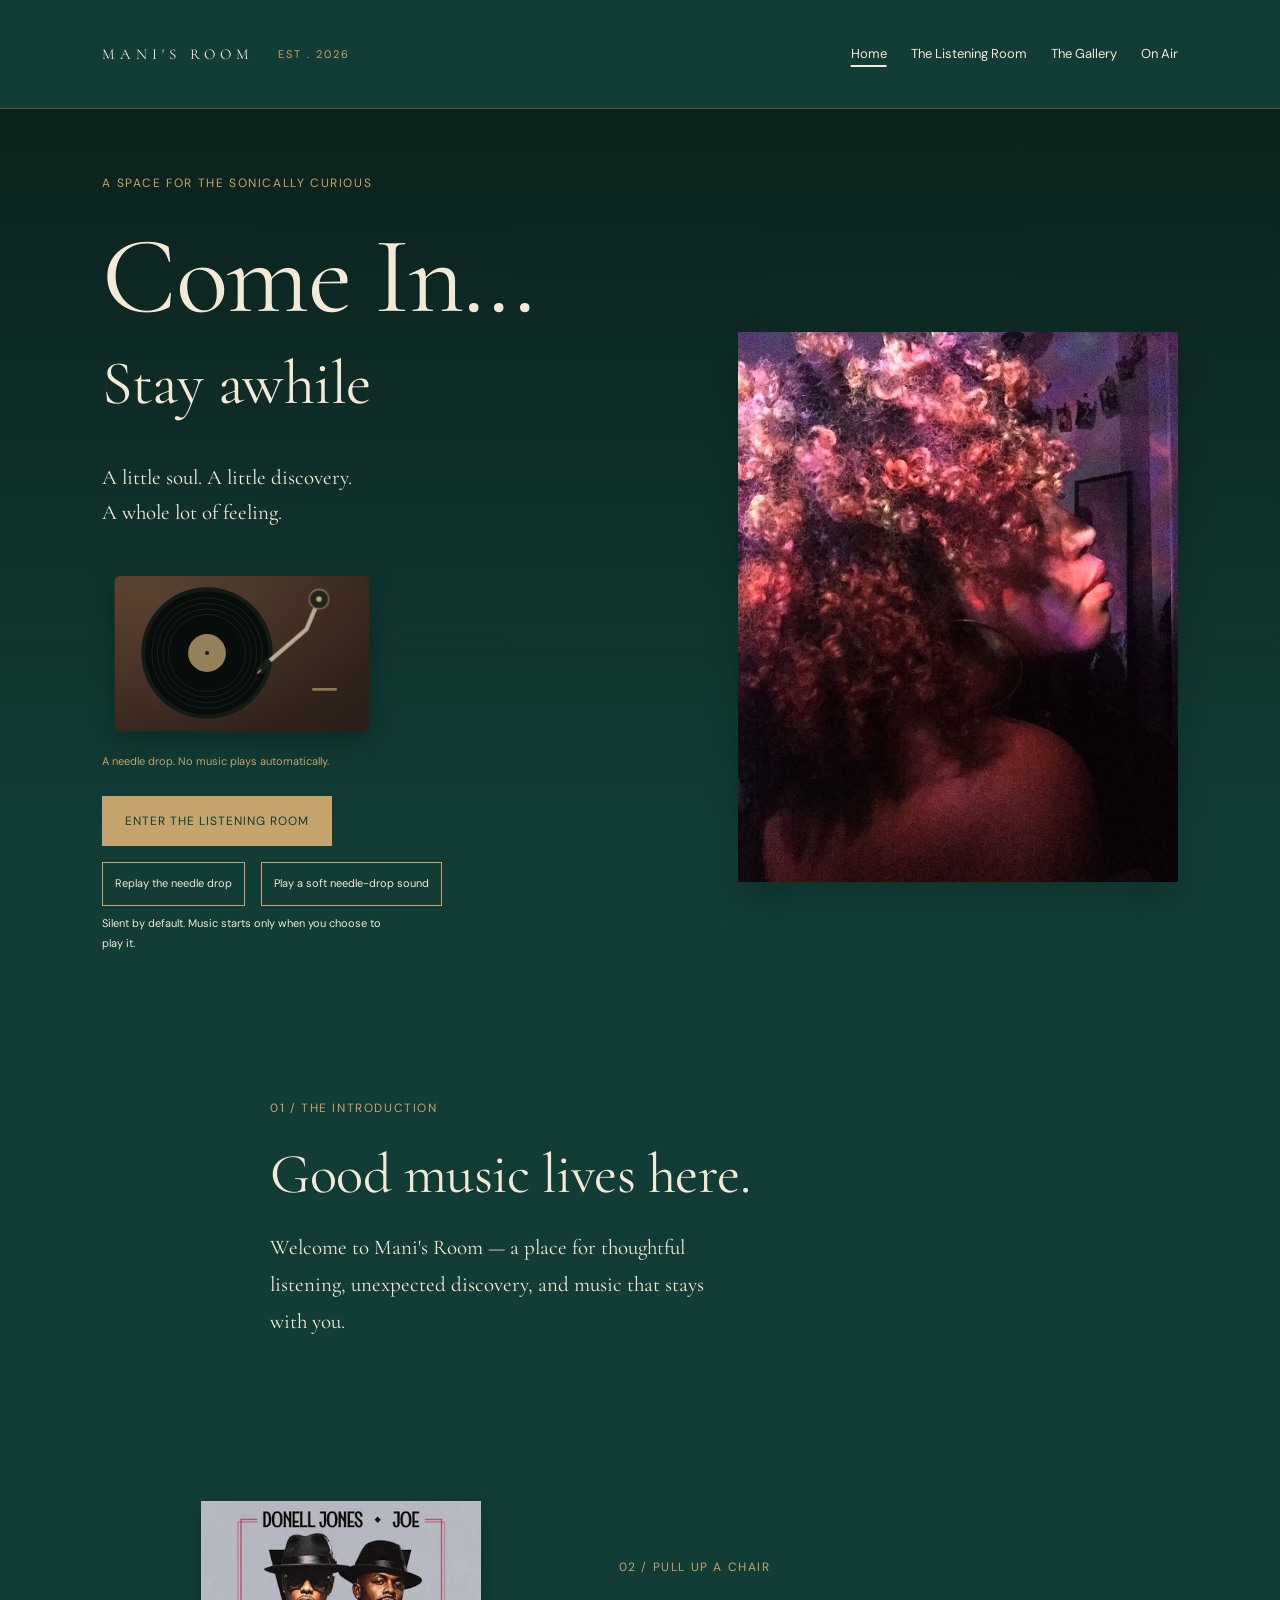
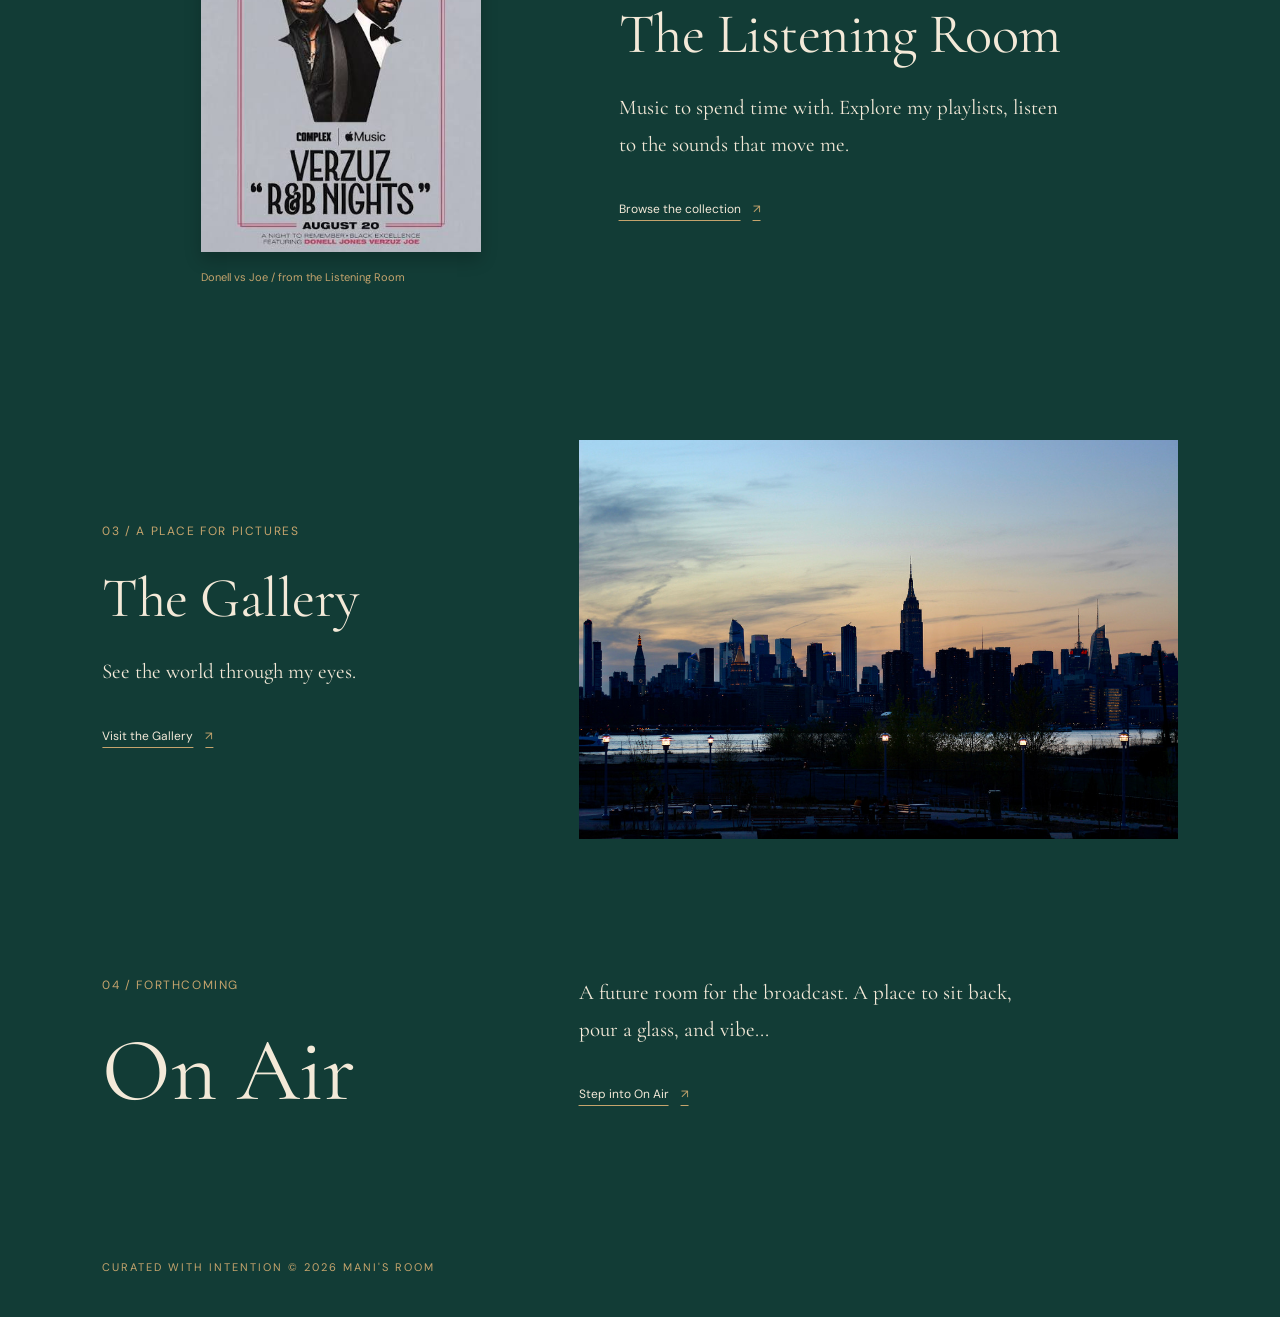
<file: index.html>
<!DOCTYPE html> 
<html lang="en">
<head>
    <meta charset="UTF-8">
    <meta name="viewport" content="width=device-width, initial-scale=1.0">
    <title>Mani's Room | Come In... Stay Awhile.</title>
    <link rel="stylesheet" href="style.css">
    <link rel="stylesheet" href="home.css">
    <script src="home.js" defer></script>
    <link rel="stylesheet" href="entrance.css">
    <script src="entrance.js" defer></script>
</head>
<body class="home-page">
    <a class="skip-link" href="#main-content">Skip to content</a>
    <header class="site-header">
        <div class="site-identity">
            <a class="logo" href="index.html">MANI'S ROOM</a>
            <span class="edition">EST . 2026</span>
        </div>
        <nav class="site-nav" aria-label="Main navigation">
            <ul>
                <li><a href="index.html" aria-current="page">Home</a></li>
                <li><a href="listening.html">The Listening Room</a></li>
                <li><a href="gallery.html">The Gallery</a></li>
                <li><a href="radio.html">On Air</a></li>
            </ul>
        </nav>
    </header>

    <main id="main-content" class="lounge-home" tabindex="-1">
        <section class="lounge-hero home-entrance" aria-labelledby="invitation-heading">
            <div class="lounge-invitation">
                <p class="lounge-label">A SPACE FOR THE SONICALLY CURIOUS</p>
                <h1 id="invitation-heading">Come In...<span>Stay awhile</span></h1>
                <p class="lounge-intro">A little soul. A little discovery.<br>A whole lot of feeling.</p>
                <figure class="entrance-scene" aria-label="A tonearm settling onto a record on a walnut-toned turntable">
                    <svg class="entrance-turntable" viewBox="0 0 400 270" aria-hidden="true" focusable="false">
                        <defs>
                            <linearGradient id="entrance-wood" x2="1" y2="1">
                                <stop stop-color="#493126"/><stop offset="1" stop-color="#291E18"/>
                            </linearGradient>
                            <radialGradient id="entrance-lamplight" cx="0.15" cy="0.1" r="0.95">
                                <stop stop-color="#C5A46D" stop-opacity="0.16"/><stop offset="1" stop-color="#C5A46D" stop-opacity="0"/>
                            </radialGradient>
                        </defs>
                        <rect x="18" y="30" width="364" height="222" rx="8" fill="url(#entrance-wood)"/>
                        <rect x="18" y="30" width="364" height="222" rx="8" fill="url(#entrance-lamplight)"/>
                        <circle cx="150" cy="140" r="94" fill="#141A16"/>
                        <circle cx="150" cy="140" r="88" fill="#080C0A"/>
                        <g fill="none" stroke="#29312A" stroke-width="0.8">
                            <circle cx="150" cy="140" r="79"/><circle cx="150" cy="140" r="71"/>
                            <circle cx="150" cy="140" r="63"/><circle cx="150" cy="140" r="55"/>
                        </g>
                        <circle cx="150" cy="140" r="27" fill="#94815A"/>
                        <circle cx="150" cy="140" r="3" fill="#161C18"/>
                        <rect x="300" y="190" width="36" height="4" rx="2" fill="#8D7751"/>
                        <g class="entrance-tonearm">
                            <path d="M310 63 L292 106 L236 154" fill="none" stroke="#B9AD95" stroke-width="6" stroke-linecap="round"/>
                            <path d="M236 154 L227 164" stroke="#171D19" stroke-width="11" stroke-linecap="round"/>
                            <path d="M227 164 L222 169" stroke="#C5A46D" stroke-width="2"/>
                        </g>
                        <circle cx="310" cy="63" r="14" fill="#1E261F" stroke="#8D7751" stroke-width="2"/>
                        <circle cx="310" cy="63" r="4" fill="#C5A46D"/>
                    </svg>
                    <figcaption>A needle drop. No music plays automatically.</figcaption>
                </figure>
                <a class="lounge-cta" href="listening.html">ENTER THE LISTENING ROOM</a>
                <div class="entrance-controls">
                    <button type="button" class="entrance-replay" hidden>Replay the needle drop</button>
                    <button type="button" class="entrance-sound" hidden>Play a soft needle-drop sound</button>
                </div>
                <p class="entrance-status" role="status" aria-live="polite">Silent by default. Music starts only when you choose to play it.</p>
            </div>
            <figure class="lounge-portrait">
                <img src="images/manihair2018.jpeg"
                     alt="Mani photographed in profile under pink and purple lighting"
                     width="793" height="991" fetchpriority="high">
            </figure>
        </section>

        <section class="lounge-welcome" data-home-reveal aria-labelledby="welcome-heading">
            <p class="lounge-label">01 / THE INTRODUCTION</p>
            <h2 id="welcome-heading">Good music lives here.</h2>
            <p>Welcome to Mani's Room — a place for thoughtful listening, unexpected discovery, and music that stays with you.</p>
        </section>

        <section class="lounge-listening" data-home-reveal aria-labelledby="listening-heading">
            <figure class="lounge-sleeve">
                <a href="listening.html" aria-label="Explore the Listening Room">
                    <img src="images/donell-vs-joe.jpg" alt="Donell Jones and Joe playlist artwork"
                         width="399" height="501" loading="lazy" decoding="async">
                </a>
                <figcaption>Donell vs Joe / from the Listening Room</figcaption>
            </figure>
            <div class="lounge-room-copy">
                <p class="lounge-label">02 / PULL UP A CHAIR</p>
                <h2 id="listening-heading">The Listening Room</h2>
                <p>Music to spend time with. Explore my playlists, listen to the sounds that move me. </p>
                <a class="lounge-link" href="listening.html">Browse the collection <span aria-hidden="true">↗</span></a>
            </div>
        </section>

        <section class="lounge-gallery" data-home-reveal aria-labelledby="gallery-heading">
            <div class="lounge-room-copy">
                <p class="lounge-label">03 / A PLACE FOR PICTURES</p>
                <h2 id="gallery-heading">The Gallery</h2>
                <p>See the world through my eyes. </p>
                <a class="lounge-link" href="gallery.html">Visit the Gallery <span aria-hidden="true">↗</span></a>
            </div>
            <figure class="lounge-city">
                <img src="images/nycduskskyline.jpeg"
                     alt="New York skyline across the water at dusk, with lamps glowing in the foreground"
                     width="1086" height="724" loading="lazy" decoding="async">
            </figure>
        </section>

        <section class="lounge-radio" data-home-reveal aria-labelledby="radio-heading">
            <div>
                <p class="lounge-label">04 / FORTHCOMING</p>
                <h2 id="radio-heading">On Air</h2>
            </div>
            <div class="lounge-room-copy">
                <p>A future room for the broadcast. A place to sit back, pour a glass, and vibe...</p>
                <a class="lounge-link" href="radio.html">Step into On Air <span aria-hidden="true">↗</span></a>
            </div>
        </section>
    </main>

<footer>
<p>CURATED WITH INTENTION &copy; 2026 MANI'S ROOM</p>
</footer>
</body>
</html>
</file>
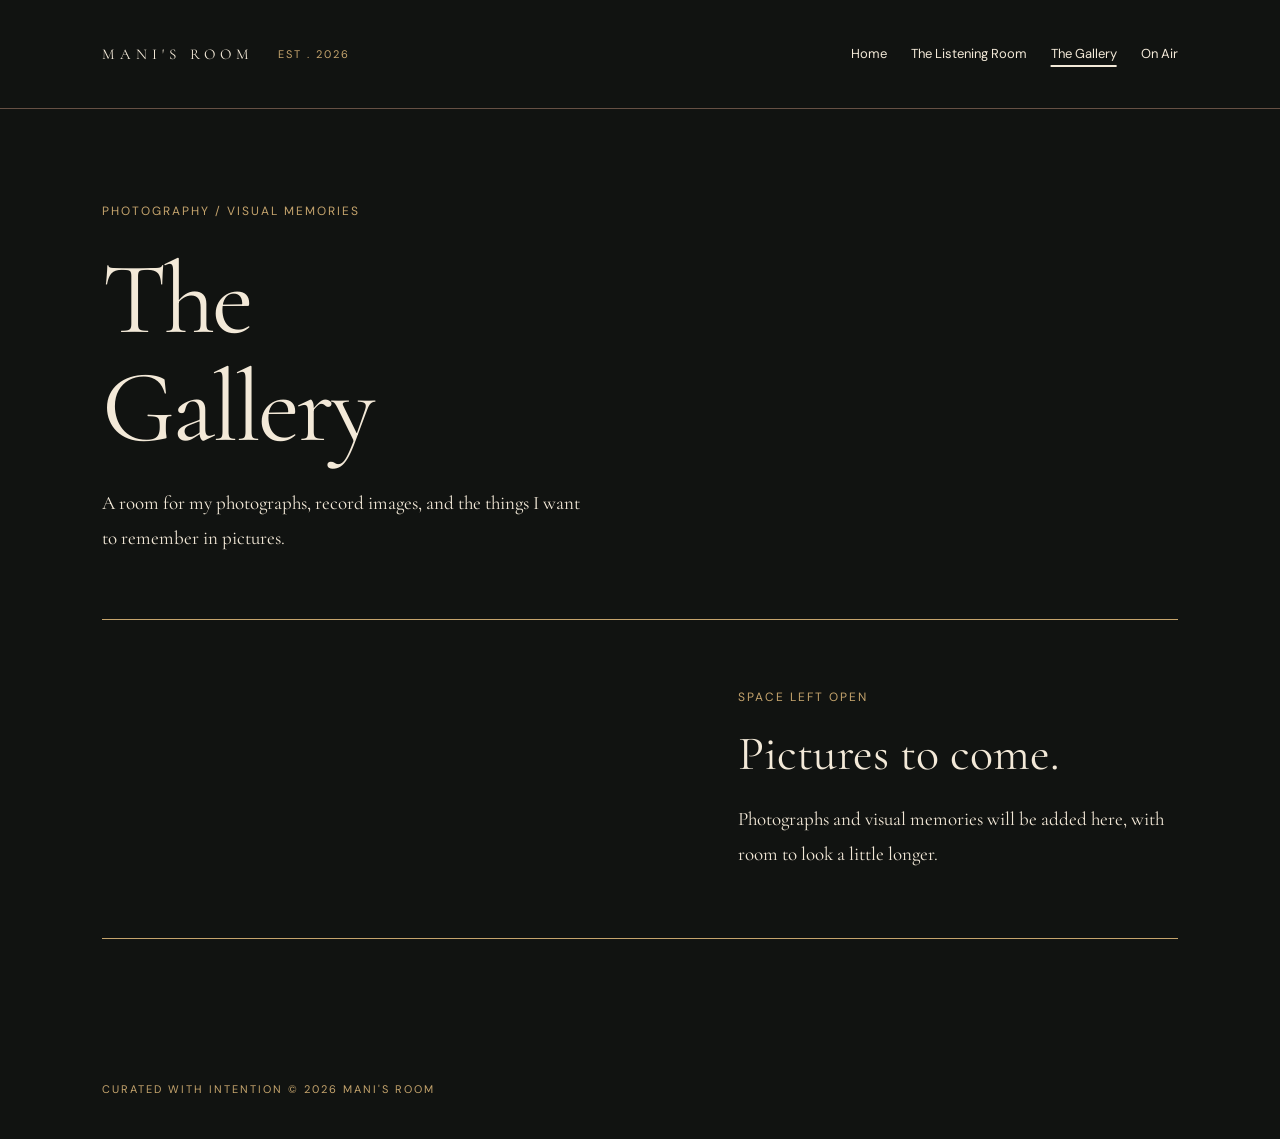
<file: gallery.html>
<!DOCTYPE html>
<html lang="en">
<head>
    <meta charset="UTF-8">
    <meta name="viewport" content="width=device-width, initial-scale=1.0">
    <title>The Gallery | Mani's Room</title>
    <link rel="stylesheet" href="style.css">
</head>
<body class="room-gallery">
    <a class="skip-link" href="#main-content">Skip to content</a>
    <header class="site-header">
        <div class="site-identity">
            <a class="logo" href="index.html">MANI'S ROOM</a>
            <span class="edition">EST . 2026</span>
        </div>
        <nav class="site-nav" aria-label="Main navigation">
            <ul>
                <li><a href="index.html">Home</a></li>
                <li><a href="listening.html">The Listening Room</a></li>
                <li><a href="gallery.html" aria-current="page">The Gallery</a></li>
                <li><a href="radio.html">On Air</a></li>
            </ul>
        </nav>
    </header>

    <main id="main-content" class="room room--gallery" tabindex="-1">
        <div class="room-intro">
            <p class="room-label">PHOTOGRAPHY / VISUAL MEMORIES</p>
            <h1>The<br>Gallery</h1>
            <p class="room-description">A room for my photographs, record images, and the things I want to remember in pictures.</p>
        </div>
        <section class="gallery-space" aria-labelledby="gallery-heading">
            <div class="gallery-note">
                <p class="room-label">SPACE LEFT OPEN</p>
                <h2 id="gallery-heading">Pictures to come.</h2>
                <p>Photographs and visual memories will be added here, with room to look a little longer.</p>
            </div>
        </section>
    </main>

    <footer>
        <p>CURATED WITH INTENTION &copy; 2026 MANI'S ROOM</p>
    </footer>
</body>
</html>
</file>
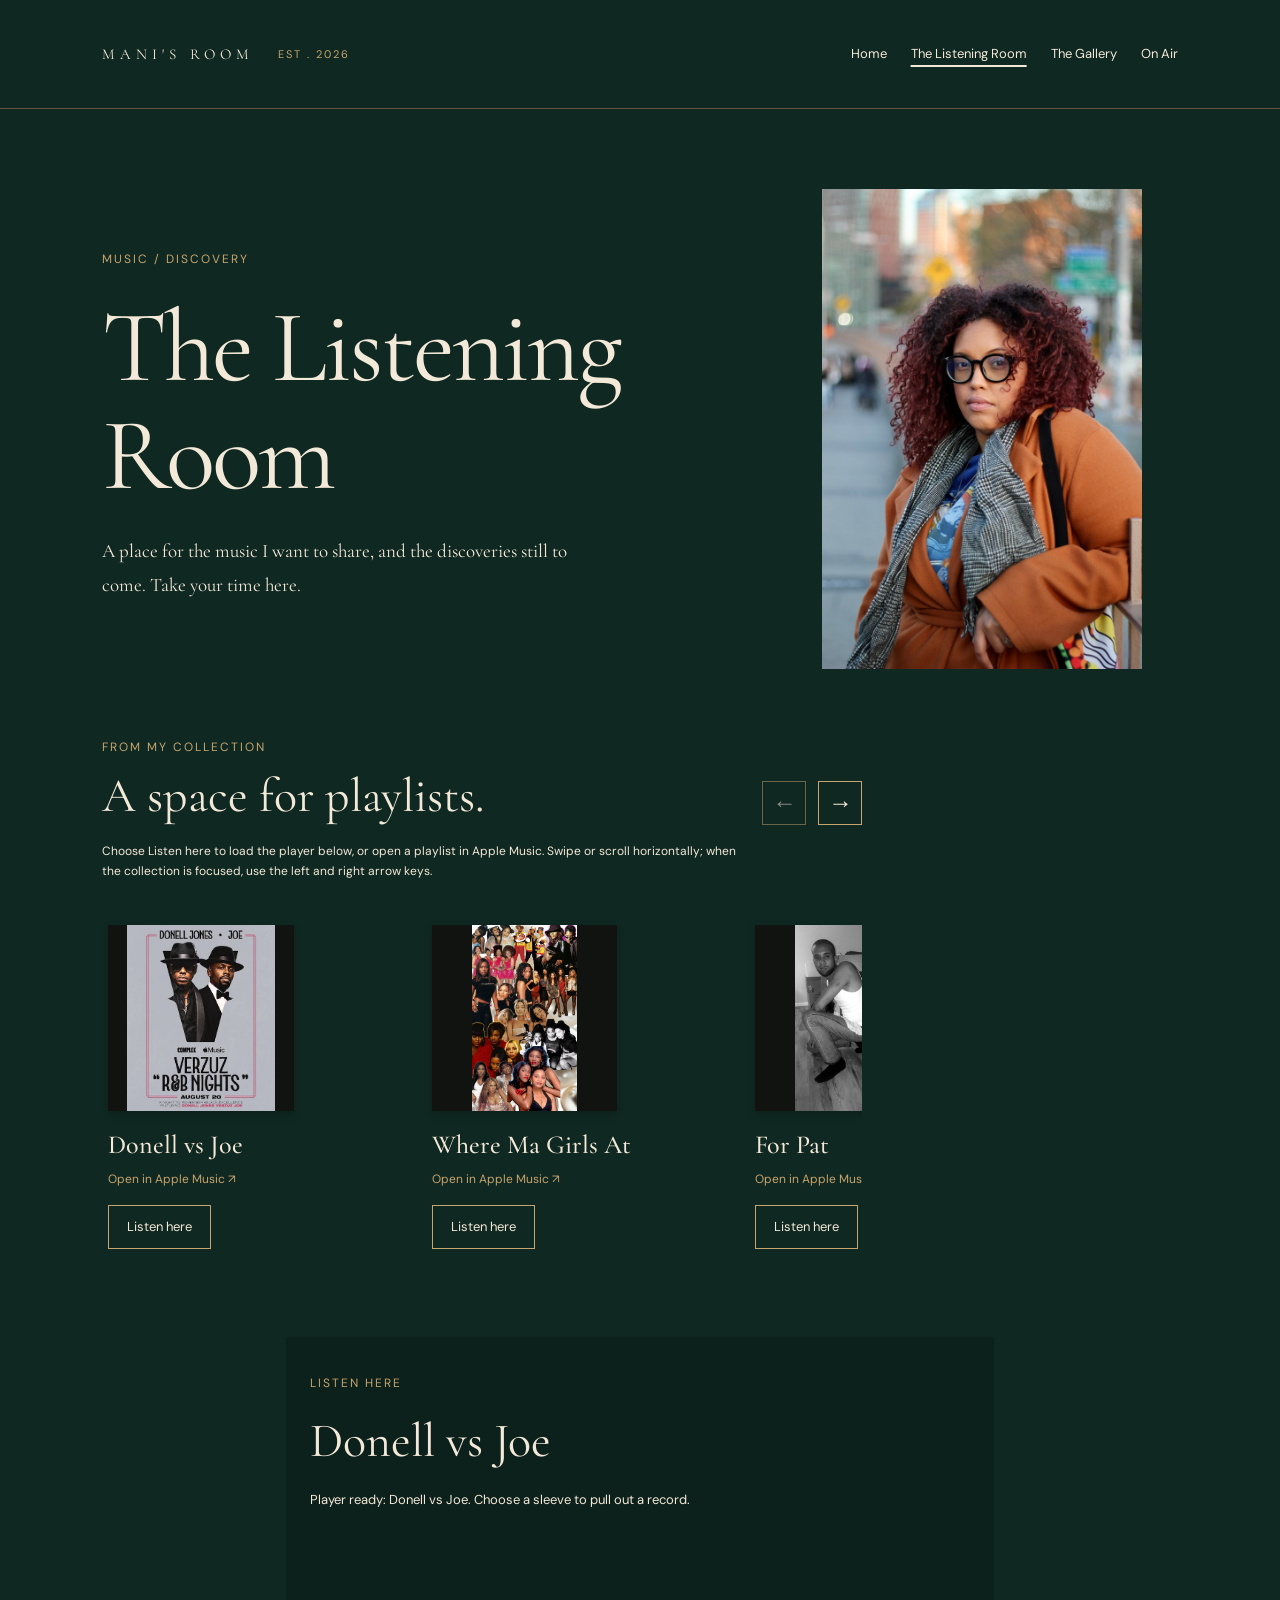
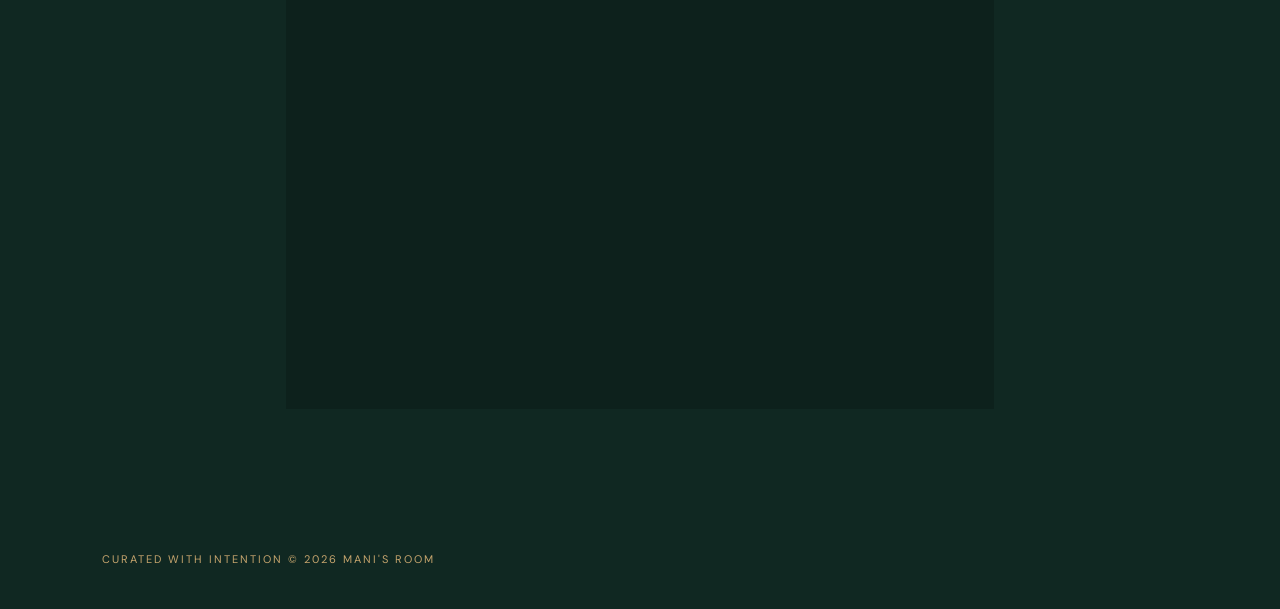
<file: listening.html>
<!DOCTYPE html>
<html lang="en">
<head>
    <meta charset="UTF-8">
    <meta name="viewport" content="width=device-width, initial-scale=1.0">
    <title>The Listening Room | Mani's Room</title>
    <link rel="stylesheet" href="style.css">
    <script src="listening.js" defer></script>
</head>
<body class="room-listening">
    <a class="skip-link" href="#main-content">Skip to content</a>
    <header class="site-header">
        <div class="site-identity">
            <a class="logo" href="index.html">MANI'S ROOM</a>
            <span class="edition">EST . 2026</span>
        </div>
        <nav class="site-nav" aria-label="Main navigation">
            <ul>
                <li><a href="index.html">Home</a></li>
                <li><a href="listening.html" aria-current="page">The Listening Room</a></li>
                <li><a href="gallery.html">The Gallery</a></li>
                <li><a href="radio.html">On Air</a></li>
            </ul>
        </nav>
    </header>

    <main id="main-content" class="room room--listening" tabindex="-1">
        <div class="listening-welcome">
            <div class="room-intro">
                <p class="room-label">MUSIC / DISCOVERY</p>
                <h1>The Listening<br>Room</h1>
                <p class="room-description">A place for the music I want to share, and the discoveries still to come. Take your time here.</p>
            </div>
            <figure class="listening-portrait">
                <img src="images/mani-brooklyn-bridge.jpg"
                     alt="Mani in glasses and a rust-colored coat near the Brooklyn Bridge"
                     width="724" height="1086" decoding="async">
            </figure>
        </div>
        <section class="playlist-collection" aria-labelledby="playlist-heading">
            <div class="collection-heading">
                <div>
                    <p class="room-label">FROM MY COLLECTION</p>
                    <h2 id="playlist-heading">A space for playlists.</h2>
                </div>
                <div class="playlist-controls" hidden>
                    <button type="button" class="playlist-previous" aria-label="Previous playlists" aria-controls="playlist-track"><span aria-hidden="true">←</span></button>
                    <button type="button" class="playlist-next" aria-label="Next playlists" aria-controls="playlist-track"><span aria-hidden="true">→</span></button>
                </div>
            </div>
            <p class="collection-note" id="playlist-help">Choose Listen here to load the player below, or open a playlist in Apple Music. Swipe or scroll horizontally; when the collection is focused, use the left and right arrow keys.</p>
            <div class="playlist-track" id="playlist-track" role="region" aria-label="Curated Apple Music playlists" aria-describedby="playlist-help" tabindex="0">
                <ul class="playlist-list">
                <li class="playlist-card">
                    <a class="playlist-link" href="https://music.apple.com/us/playlist/donell-vs-joe/pl.u-38oWoGetd31Eaz" target="_blank" rel="noopener noreferrer">
                        <span class="sleeve-jacket" aria-hidden="true">
                            <span class="playlist-cover has-artwork">
                                <img src="images/donell-vs-joe.jpg" alt="" width="399" height="501" loading="lazy" decoding="async">
                            </span>
                        </span>
                        <h3>Donell vs Joe</h3>
                        <span class="playlist-destination">Open in Apple Music <span aria-hidden="true">↗</span><span class="visually-hidden"> (opens in a new tab)</span></span>
                    </a>
                    <button type="button" class="playlist-select" data-embed-url="https://embed.music.apple.com/us/playlist/donell-vs-joe/pl.u-38oWoGetd31Eaz" data-playlist-title="Donell vs Joe" aria-controls="featured-player" aria-pressed="false" hidden>Listen here<span class="visually-hidden">: Donell vs Joe</span></button>
                </li>
                <li class="playlist-card">
                    <a class="playlist-link" href="https://music.apple.com/us/playlist/where-ma-girls-at/pl.u-JPAZobVIEXvzKV" target="_blank" rel="noopener noreferrer">
                        <span class="sleeve-jacket" aria-hidden="true">
                            <span class="playlist-cover has-artwork">
                                <img src="images/where-ma-girls-at.jpg.jpg" alt="" width="675" height="1200" loading="lazy" decoding="async">
                            </span>
                        </span>
                        <h3>Where Ma Girls At</h3>
                        <span class="playlist-destination">Open in Apple Music <span aria-hidden="true">↗</span><span class="visually-hidden"> (opens in a new tab)</span></span>
                    </a>
                    <button type="button" class="playlist-select" data-embed-url="https://embed.music.apple.com/us/playlist/where-ma-girls-at/pl.u-JPAZobVIEXvzKV" data-playlist-title="Where Ma Girls At" aria-controls="featured-player" aria-pressed="false" hidden>Listen here<span class="visually-hidden">: Where Ma Girls At</span></button>
                </li>
                <li class="playlist-card">
                    <a class="playlist-link" href="https://music.apple.com/us/playlist/for-pat/pl.u-V9D7okatEq0Ab9" target="_blank" rel="noopener noreferrer">
                        <span class="sleeve-jacket" aria-hidden="true">
                            <span class="playlist-cover has-artwork">
                                <img src="images/for-pat.jpg.jpeg" alt="" width="640" height="1136" loading="lazy" decoding="async">
                            </span>
                        </span>
                        <h3>For Pat</h3>
                        <span class="playlist-destination">Open in Apple Music <span aria-hidden="true">↗</span><span class="visually-hidden"> (opens in a new tab)</span></span>
                    </a>
                    <button type="button" class="playlist-select" data-embed-url="https://embed.music.apple.com/us/playlist/for-pat/pl.u-V9D7okatEq0Ab9" data-playlist-title="For Pat" aria-controls="featured-player" aria-pressed="false" hidden>Listen here<span class="visually-hidden">: For Pat</span></button>
                </li>
                </ul>
            </div>
        </section>
        <section class="featured-playlist" aria-labelledby="featured-heading">
            <p class="room-label">LISTEN HERE</p>
            <h2 id="featured-heading">Donell vs Joe</h2>
            <p class="player-status" role="status" aria-live="polite">Player ready: Donell vs Joe. Choose a sleeve to pull out a record.</p>
            <iframe id="featured-player"
                    src="https://embed.music.apple.com/us/playlist/donell-vs-joe/pl.u-38oWoGetd31Eaz"
                    title="Apple Music playlist: Donell vs Joe"
                    width="660" height="450"
                    allow="autoplay *; encrypted-media *; fullscreen *; clipboard-write"
                    frameborder="0"
                    style="width:100%;max-width:660px;overflow:hidden;border-radius:10px;"
                    sandbox="allow-forms allow-popups allow-same-origin allow-scripts allow-storage-access-by-user-activation allow-top-navigation-by-user-activation"></iframe>
        </section>
    </main>

    <footer>
        <p>CURATED WITH INTENTION &copy; 2026 MANI'S ROOM</p>
    </footer>
</body>
</html>
</file>
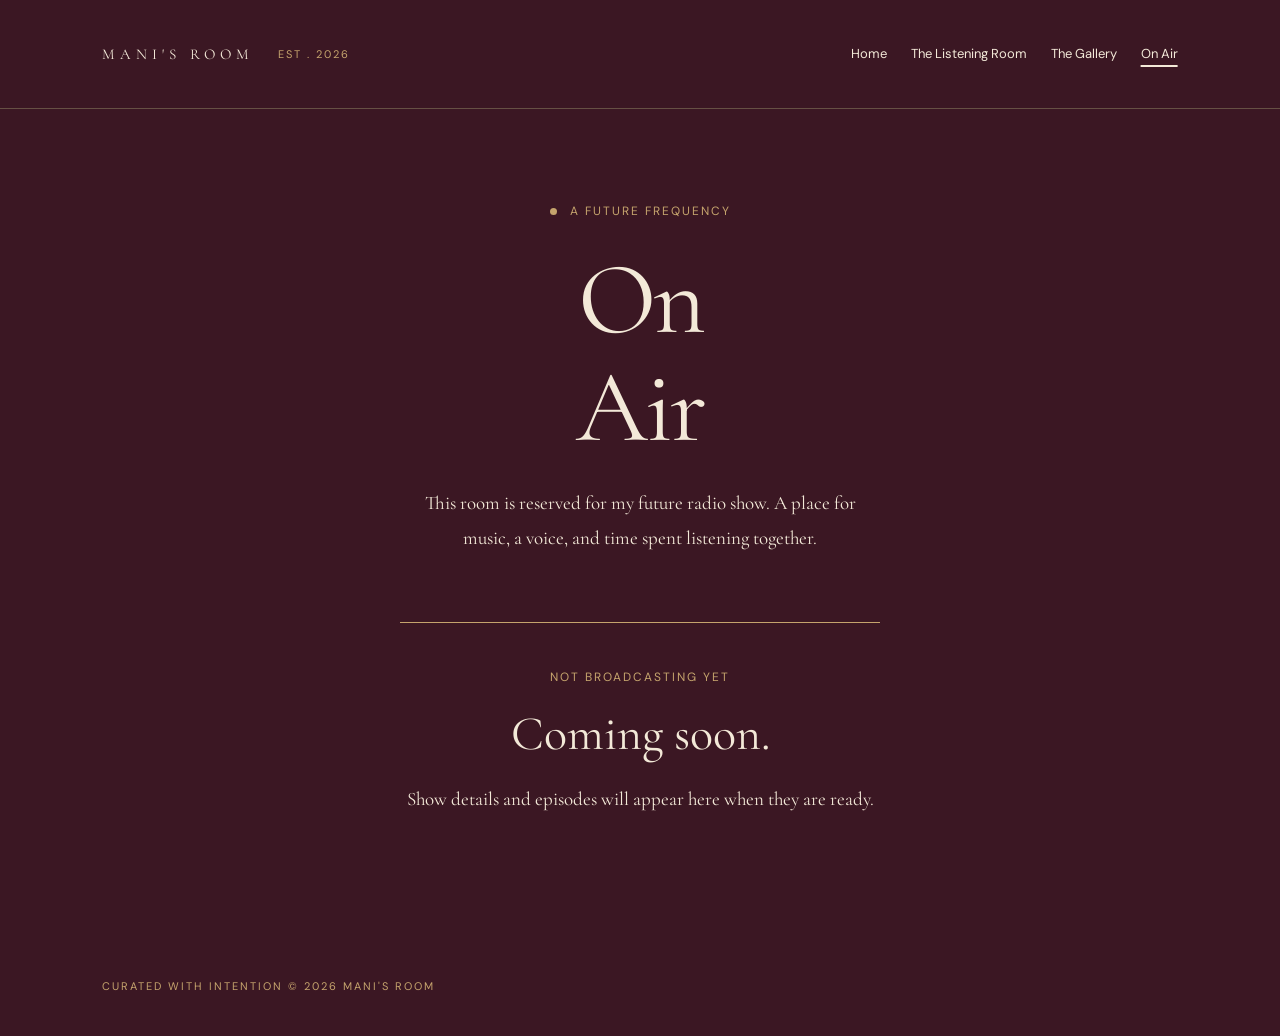
<file: radio.html>
<!DOCTYPE html>
<html lang="en">
<head>
    <meta charset="UTF-8">
    <meta name="viewport" content="width=device-width, initial-scale=1.0">
    <title>On Air | Mani's Room</title>
    <link rel="stylesheet" href="style.css">
</head>
<body class="room-radio">
    <a class="skip-link" href="#main-content">Skip to content</a>
    <header class="site-header">
        <div class="site-identity">
            <a class="logo" href="index.html">MANI'S ROOM</a>
            <span class="edition">EST . 2026</span>
        </div>
        <nav class="site-nav" aria-label="Main navigation">
            <ul>
                <li><a href="index.html">Home</a></li>
                <li><a href="listening.html">The Listening Room</a></li>
                <li><a href="gallery.html">The Gallery</a></li>
                <li><a href="radio.html" aria-current="page">On Air</a></li>
            </ul>
        </nav>
    </header>

    <main id="main-content" class="room room--radio" tabindex="-1">
        <div class="room-intro">
            <p class="room-label"><span class="signal-dot" aria-hidden="true"></span> A FUTURE FREQUENCY</p>
            <h1>On<br>Air</h1>
            <p class="room-description">This room is reserved for my future radio show. A place for music, a voice, and time spent listening together.</p>
        </div>
        <section class="radio-note" aria-labelledby="radio-heading">
            <p class="room-label">NOT BROADCASTING YET</p>
            <h2 id="radio-heading">Coming soon.</h2>
            <p>Show details and episodes will appear here when they are ready.</p>
        </section>
    </main>

    <footer>
        <p>CURATED WITH INTENTION &copy; 2026 MANI'S ROOM</p>
    </footer>
</body>
</html>
</file>
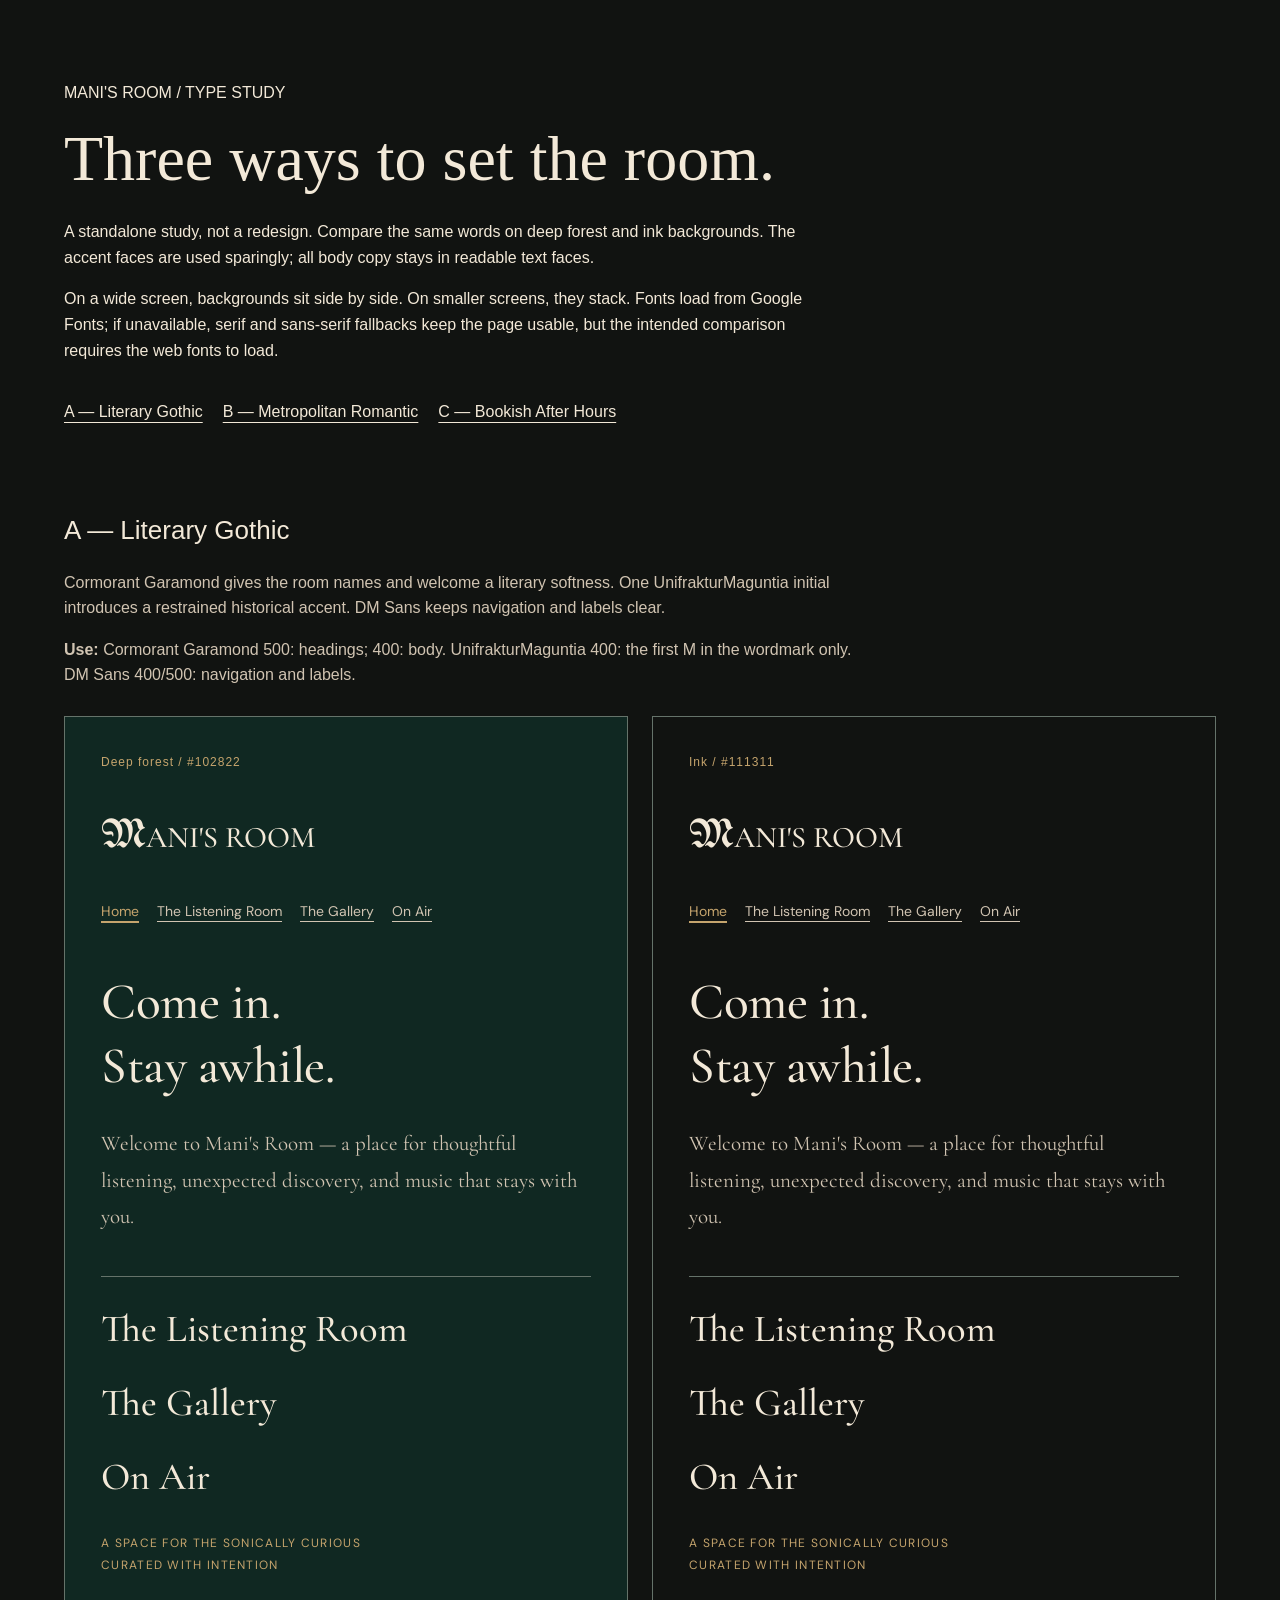
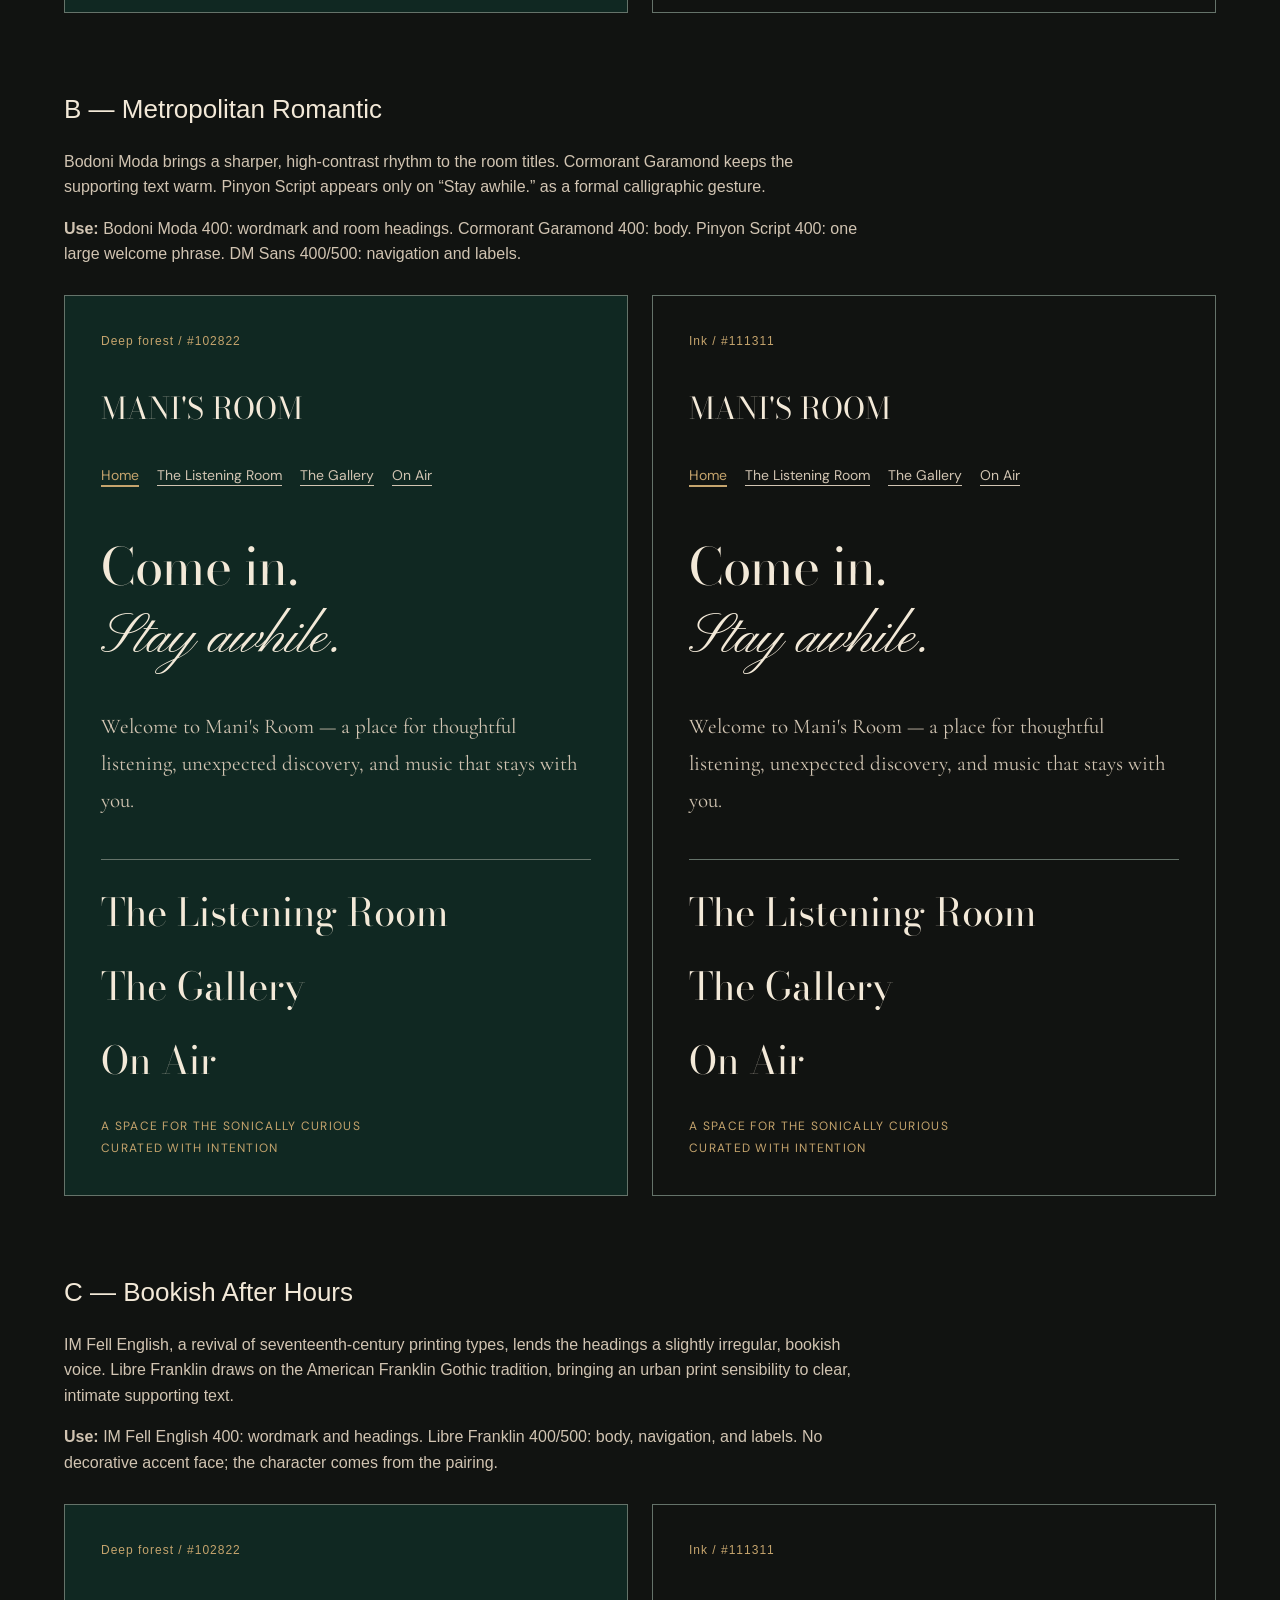
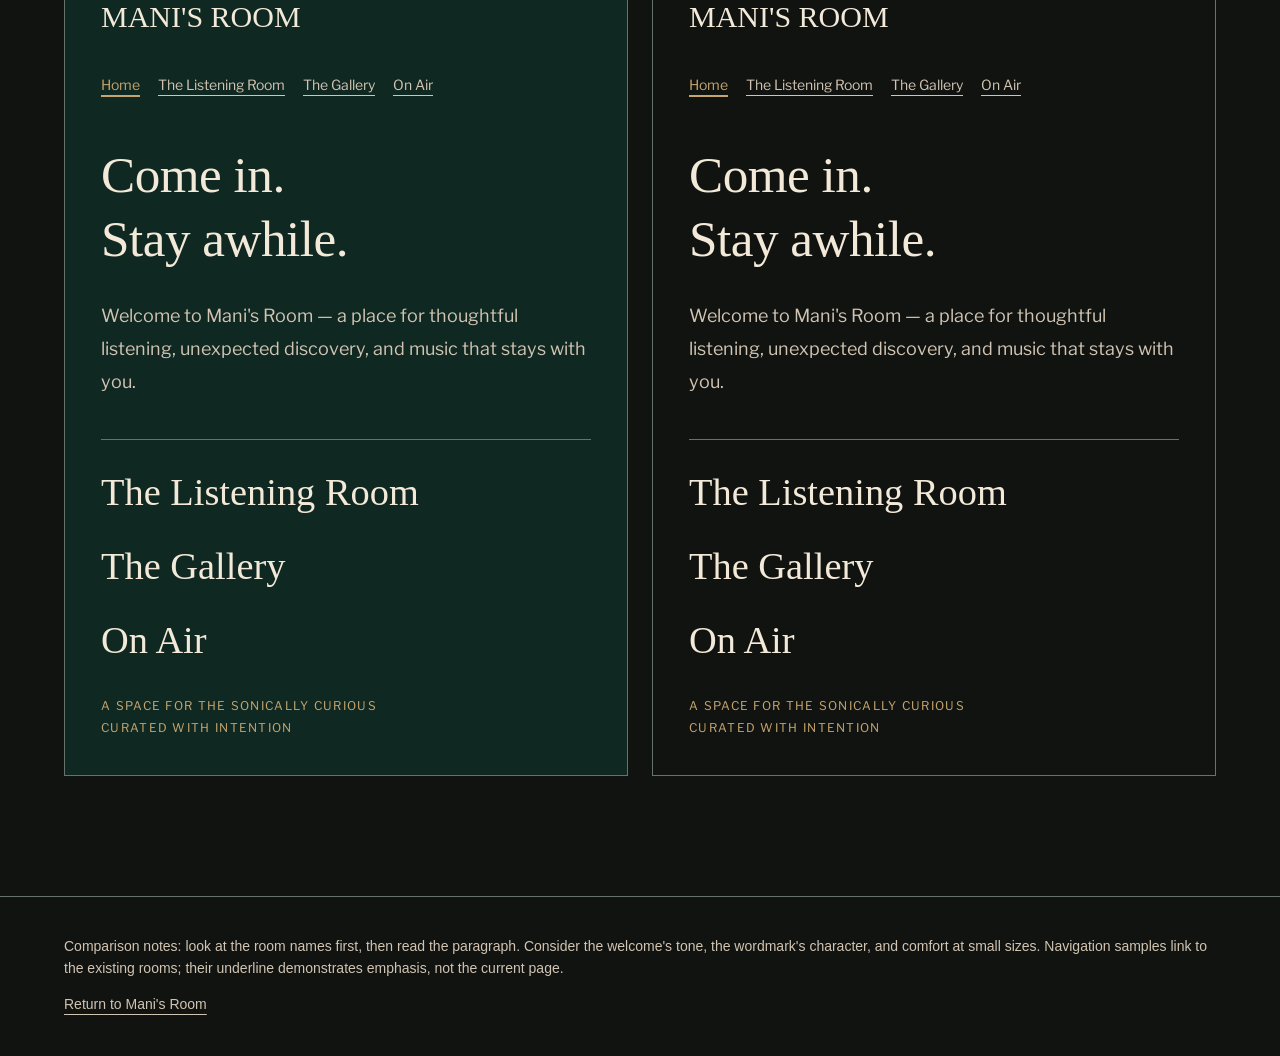
<file: type-study.html>
<!DOCTYPE html>
<html lang="en">
<head>
    <meta charset="UTF-8">
    <meta name="viewport" content="width=device-width, initial-scale=1.0">
    <title>Typography Study | Mani's Room</title>
    <link rel="preconnect" href="https://fonts.googleapis.com">
    <link rel="preconnect" href="https://fonts.gstatic.com" crossorigin>
    <link href="https://fonts.googleapis.com/css2?family=Bodoni+Moda:opsz,wght@6..96,400&amp;family=Cormorant+Garamond:wght@400;500&amp;family=DM+Sans:wght@400;500&amp;family=IM+Fell+English&amp;family=Libre+Franklin:wght@400;500&amp;family=Pinyon+Script&amp;family=UnifrakturMaguntia&amp;display=swap" rel="stylesheet">
    <style>
* { box-sizing: border-box; }
html { background: #111311; color: #F3E9D8; }
body { margin: 0; font-family: Arial, sans-serif; line-height: 1.6; }
a { color: inherit; text-underline-offset: 5px; }
a:focus-visible { outline: 2px solid #F3E9D8; outline-offset: 5px; }
/* :focus remains available in older Safari versions without :focus-visible. */
a:focus { outline: 2px solid #F3E9D8; outline-offset: 5px; }
.skip { position: absolute; top: 8px; left: 8px; padding: 12px; background: #111311; transform: translateY(-180%); z-index: 2; }
.skip:focus { transform: translateY(0); }
.study-header, main, .study-footer { max-width: 1500px; margin: 0 auto; padding: 40px 5%; }
.study-header { padding-top: 64px; padding-bottom: 16px; }
.study-header h1 { font-family: Georgia, serif; font-size: clamp(36px, 5vw, 64px); font-weight: normal; line-height: 1.15; margin: 12px 0 24px; }
.study-header p { max-width: 760px; }
.study-nav { display: flex; flex-wrap: wrap; margin-top: 24px; }
.study-nav a { padding: 12px 20px 12px 0; min-height: 44px; }
.system { margin-bottom: 80px; scroll-margin-top: 24px; }
.system-header { max-width: 800px; margin-bottom: 28px; }
.system-header h2 { font-size: 26px; line-height: 1.3; font-weight: normal; }
.system-header p { color: #D1C4B2; }
.pair { display: grid; grid-template-columns: minmax(0, 1fr) minmax(0, 1fr); gap: 24px; }
.specimen { min-width: 0; padding: 36px; border: 1px solid #65736A; color: #F3E9D8; }
.forest { background: #102822; }
.ink { background: #111311; }
.swatch-label { margin: 0 0 36px; color: #C5A46D; font: 12px/1.6 Arial, sans-serif; letter-spacing: 1px; }
.wordmark { font-family: var(--display); font-size: 30px; line-height: 1.4; margin: 0 0 24px; font-weight: var(--weight); }
.sample-nav { display: flex; flex-wrap: wrap; margin-bottom: 36px; }
.sample-nav a { font-family: var(--utility); font-size: 14px; line-height: 1.5; padding: 12px 18px 12px 0; min-height: 44px; color: #D1C4B2; }
.sample-nav a:first-child { color: #C5A46D; text-decoration-thickness: 2px; }
.welcome { font-family: var(--display); font-weight: var(--weight); font-size: clamp(42px, 4vw, 64px); line-height: 1.25; margin: 0 0 28px; letter-spacing: -0.5px; }
.welcome span { display: block; }
.copy { font-family: var(--body); font-size: 21px; line-height: 1.75; max-width: 52ch; color: #D1C4B2; margin: 0 0 40px; }
.room-titles { border-top: 1px solid #65736A; padding-top: 28px; }
.room-titles p { font-family: var(--display); font-weight: var(--weight); font-size: clamp(30px, 3vw, 44px); line-height: 1.3; margin: 0 0 24px; }
.small-label { font-family: var(--utility); font-size: 12px; line-height: 1.8; letter-spacing: 1.3px; color: #C5A46D; margin: 30px 0 0; }
.system-a { --display: "Cormorant Garamond", Georgia, serif; --body: "Cormorant Garamond", Georgia, serif; --utility: "DM Sans", Arial, sans-serif; --weight: 500; }
.system-a .accent { font-family: "UnifrakturMaguntia", Georgia, serif; font-size: 1.35em; font-weight: 400; }
.system-b { --display: "Bodoni Moda", "Didot", "Bodoni MT", Georgia, serif; --body: "Cormorant Garamond", Georgia, serif; --utility: "DM Sans", Arial, sans-serif; --weight: 400; }
.system-b .accent { font-family: "Pinyon Script", "Bodoni Moda", Georgia, serif; font-size: 1.08em; line-height: 1.5; letter-spacing: 0; }
.system-c { --display: "IM Fell English", Georgia, serif; --body: "Libre Franklin", Arial, sans-serif; --utility: "Libre Franklin", Arial, sans-serif; --weight: 400; }
.system-c .copy { font-size: 18px; line-height: 1.85; }
.study-footer { border-top: 1px solid #65736A; padding-top: 24px; color: #D1C4B2; font-size: 14px; }
@media (max-width: 1000px) { .pair { grid-template-columns: minmax(0, 1fr); } }
@media (max-width: 600px) {
 .study-header, main, .study-footer { padding-left: 6%; padding-right: 6%; }
 .specimen { padding: 28px 20px; }
 .wordmark { font-size: 26px; }
 .welcome { font-size: 42px; }
 .system { margin-bottom: 56px; }
}
    </style>
</head>
<body>
    <a class="skip" href="#study">Skip to specimens</a>
    <header class="study-header">
        <p>MANI'S ROOM / TYPE STUDY</p>
        <h1>Three ways to set the room.</h1>
        <p>A standalone study, not a redesign. Compare the same words on deep forest and ink backgrounds. The accent faces are used sparingly; all body copy stays in readable text faces.</p>
        <p>On a wide screen, backgrounds sit side by side. On smaller screens, they stack. Fonts load from Google Fonts; if unavailable, serif and sans-serif fallbacks keep the page usable, but the intended comparison requires the web fonts to load.</p>
        <nav class="study-nav" aria-label="Typography systems">
            <a href="#system-a">A — Literary Gothic</a>
            <a href="#system-b">B — Metropolitan Romantic</a>
            <a href="#system-c">C — Bookish After Hours</a>
        </nav>
    </header>
    <main id="study" tabindex="-1">
        <section class="system system-a" id="system-a" aria-labelledby="heading-a">
            <header class="system-header">
                <h2 id="heading-a">A — Literary Gothic</h2>
                <p>Cormorant Garamond gives the room names and welcome a literary softness. One UnifrakturMaguntia initial introduces a restrained historical accent. DM Sans keeps navigation and labels clear.</p>
                <p><strong>Use:</strong> Cormorant Garamond 500: headings; 400: body. UnifrakturMaguntia 400: the first M in the wordmark only. DM Sans 400/500: navigation and labels.</p>
            </header>
            <div class="pair">
                <section class="specimen forest" aria-labelledby="a-forest-label">
                    <h3 class="swatch-label" id="a-forest-label">Deep forest / #102822</h3>
                    <p class="wordmark"><span class="accent">M</span>ANI'S ROOM</p>
                    <nav class="sample-nav" aria-label="System A, forest sample navigation">
                        <a href="index.html">Home</a>
                        <a href="listening.html">The Listening Room</a>
                        <a href="gallery.html">The Gallery</a>
                        <a href="radio.html">On Air</a>
                    </nav>
                    <p class="welcome">Come in. <span>Stay awhile.</span></p>
                    <p class="copy">Welcome to Mani's Room — a place for thoughtful listening, unexpected discovery, and music that stays with you.</p>
                    <div class="room-titles">
                        <p>The Listening Room</p>
                        <p>The Gallery</p>
                        <p>On Air</p>
                    </div>
                    <p class="small-label">A SPACE FOR THE SONICALLY CURIOUS<br>CURATED WITH INTENTION</p>
                </section>
                <section class="specimen ink" aria-labelledby="a-ink-label">
                    <h3 class="swatch-label" id="a-ink-label">Ink / #111311</h3>
                    <p class="wordmark"><span class="accent">M</span>ANI'S ROOM</p>
                    <nav class="sample-nav" aria-label="System A, ink sample navigation">
                        <a href="index.html">Home</a>
                        <a href="listening.html">The Listening Room</a>
                        <a href="gallery.html">The Gallery</a>
                        <a href="radio.html">On Air</a>
                    </nav>
                    <p class="welcome">Come in. <span>Stay awhile.</span></p>
                    <p class="copy">Welcome to Mani's Room — a place for thoughtful listening, unexpected discovery, and music that stays with you.</p>
                    <div class="room-titles">
                        <p>The Listening Room</p>
                        <p>The Gallery</p>
                        <p>On Air</p>
                    </div>
                    <p class="small-label">A SPACE FOR THE SONICALLY CURIOUS<br>CURATED WITH INTENTION</p>
                </section>
            </div>
        </section>
        <section class="system system-b" id="system-b" aria-labelledby="heading-b">
            <header class="system-header">
                <h2 id="heading-b">B — Metropolitan Romantic</h2>
                <p>Bodoni Moda brings a sharper, high-contrast rhythm to the room titles. Cormorant Garamond keeps the supporting text warm. Pinyon Script appears only on “Stay awhile.” as a formal calligraphic gesture.</p>
                <p><strong>Use:</strong> Bodoni Moda 400: wordmark and room headings. Cormorant Garamond 400: body. Pinyon Script 400: one large welcome phrase. DM Sans 400/500: navigation and labels.</p>
            </header>
            <div class="pair">
                <section class="specimen forest" aria-labelledby="b-forest-label">
                    <h3 class="swatch-label" id="b-forest-label">Deep forest / #102822</h3>
                    <p class="wordmark">MANI'S ROOM</p>
                    <nav class="sample-nav" aria-label="System B, forest sample navigation">
                        <a href="index.html">Home</a>
                        <a href="listening.html">The Listening Room</a>
                        <a href="gallery.html">The Gallery</a>
                        <a href="radio.html">On Air</a>
                    </nav>
                    <p class="welcome">Come in. <span class="accent">Stay awhile.</span></p>
                    <p class="copy">Welcome to Mani's Room — a place for thoughtful listening, unexpected discovery, and music that stays with you.</p>
                    <div class="room-titles">
                        <p>The Listening Room</p>
                        <p>The Gallery</p>
                        <p>On Air</p>
                    </div>
                    <p class="small-label">A SPACE FOR THE SONICALLY CURIOUS<br>CURATED WITH INTENTION</p>
                </section>
                <section class="specimen ink" aria-labelledby="b-ink-label">
                    <h3 class="swatch-label" id="b-ink-label">Ink / #111311</h3>
                    <p class="wordmark">MANI'S ROOM</p>
                    <nav class="sample-nav" aria-label="System B, ink sample navigation">
                        <a href="index.html">Home</a>
                        <a href="listening.html">The Listening Room</a>
                        <a href="gallery.html">The Gallery</a>
                        <a href="radio.html">On Air</a>
                    </nav>
                    <p class="welcome">Come in. <span class="accent">Stay awhile.</span></p>
                    <p class="copy">Welcome to Mani's Room — a place for thoughtful listening, unexpected discovery, and music that stays with you.</p>
                    <div class="room-titles">
                        <p>The Listening Room</p>
                        <p>The Gallery</p>
                        <p>On Air</p>
                    </div>
                    <p class="small-label">A SPACE FOR THE SONICALLY CURIOUS<br>CURATED WITH INTENTION</p>
                </section>
            </div>
        </section>
        <section class="system system-c" id="system-c" aria-labelledby="heading-c">
            <header class="system-header">
                <h2 id="heading-c">C — Bookish After Hours</h2>
                <p>IM Fell English, a revival of seventeenth-century printing types, lends the headings a slightly irregular, bookish voice. Libre Franklin draws on the American Franklin Gothic tradition, bringing an urban print sensibility to clear, intimate supporting text.</p>
                <p><strong>Use:</strong> IM Fell English 400: wordmark and headings. Libre Franklin 400/500: body, navigation, and labels. No decorative accent face; the character comes from the pairing.</p>
            </header>
            <div class="pair">
                <section class="specimen forest" aria-labelledby="c-forest-label">
                    <h3 class="swatch-label" id="c-forest-label">Deep forest / #102822</h3>
                    <p class="wordmark">MANI'S ROOM</p>
                    <nav class="sample-nav" aria-label="System C, forest sample navigation">
                        <a href="index.html">Home</a>
                        <a href="listening.html">The Listening Room</a>
                        <a href="gallery.html">The Gallery</a>
                        <a href="radio.html">On Air</a>
                    </nav>
                    <p class="welcome">Come in. <span>Stay awhile.</span></p>
                    <p class="copy">Welcome to Mani's Room — a place for thoughtful listening, unexpected discovery, and music that stays with you.</p>
                    <div class="room-titles">
                        <p>The Listening Room</p>
                        <p>The Gallery</p>
                        <p>On Air</p>
                    </div>
                    <p class="small-label">A SPACE FOR THE SONICALLY CURIOUS<br>CURATED WITH INTENTION</p>
                </section>
                <section class="specimen ink" aria-labelledby="c-ink-label">
                    <h3 class="swatch-label" id="c-ink-label">Ink / #111311</h3>
                    <p class="wordmark">MANI'S ROOM</p>
                    <nav class="sample-nav" aria-label="System C, ink sample navigation">
                        <a href="index.html">Home</a>
                        <a href="listening.html">The Listening Room</a>
                        <a href="gallery.html">The Gallery</a>
                        <a href="radio.html">On Air</a>
                    </nav>
                    <p class="welcome">Come in. <span>Stay awhile.</span></p>
                    <p class="copy">Welcome to Mani's Room — a place for thoughtful listening, unexpected discovery, and music that stays with you.</p>
                    <div class="room-titles">
                        <p>The Listening Room</p>
                        <p>The Gallery</p>
                        <p>On Air</p>
                    </div>
                    <p class="small-label">A SPACE FOR THE SONICALLY CURIOUS<br>CURATED WITH INTENTION</p>
                </section>
            </div>
        </section>
    </main>
    <footer class="study-footer">
        <p>Comparison notes: look at the room names first, then read the paragraph. Consider the welcome's tone, the wordmark's character, and comfort at small sizes. Navigation samples link to the existing rooms; their underline demonstrates emphasis, not the current page.</p>
        <a href="index.html">Return to Mani's Room</a>
    </footer>
</body>
</html>
</file>
<file: style.css>
@import url('https://fonts.googleapis.com/css2?family=Cormorant+Garamond:wght@400;500;600&family=DM+Sans:wght@400;500;600&display=swap');


:root {
  --espresso: #123C36;
  --cream: #F3E9D8;
  --brass: #C5A46D;
  --plum: #B85D32;
  --muted: var(--cream);
  --room-background: var(--espresso);
}


* {
  box-sizing: border-box;
}

html {
  scroll-behavior: smooth;
}

body {
  margin: 0;
  background: var(--room-background);
  color: var(--cream);
  font-family: "Cormorant Garamond", Georgia, serif;
}

/* Theme the whole page, including navigation and footer. Home keeps its forest. */
body.room-listening {
  --room-background: #102822;
}

body.room-gallery {
  --room-background: #111311;
}

body.room-radio {
  --room-background: #3B1723;
}

.site-header {
  display: flex;
  justify-content: space-between;
  align-items: center;
  padding: 32px 8%;
  border-bottom: 1px solid #665044;
}

.logo {
  font-size: 15px;
  letter-spacing: 5px;
}

.edition, .eyebrow, .button, footer {
  font-family: "DM Sans", sans-serif;
  letter-spacing: 2px;
  font-size: 11px;
}

.edition, .eyebrow {
  color: var(--brass);
}

.hero {
  min-height: 75vh;
  display: flex;
  flex-direction: column;
  align-items: center;
  justify-content: center;
  padding: 80px 8%;
  text-align: center;
}

h1 {
  font-size: clamp(55px, 9vw, 120px);
  font-weight: normal;
  line-height: 1.05;
  letter-spacing: -3px;
  margin: 25px 0;
}

h1 em {
  color: var(--cream);
  font-weight: normal;
}

.intro {
  font-size: 19px;
  line-height: 1.7;
  color: var(--muted);
  max-width: 440px;
  text-align:center;
}

.button {
  display: inline-block;
  margin-top: 28px;
  padding: 18px 28px;
  background: var(--plum);
  color: white;
  text-decoration: none;
  border-radius: 3px;
  transition: background 0.2s;
}

.button:hover {
  background: #9C6670;
}

.about {
  padding: 100px 8%;
  background: #1C2825;
}

.about > p:first-child {
  color: var(--brass);
  font-family: "DM Sans", sans-serif;
  font-size: 11px;
  letter-spacing: 2px;
}

.about h2 {
  font-size: clamp(36px, 5vw, 65px);
  font-weight: normal;
}


.about > p:last-child {
  max-width: 550px;
  color: var(--muted);
  line-height: 1.8;
  font-size: 18px;
}

.hero-photo {
  width: 100%;
  max-width: 560px;
  margin: 50px auto 0;
}

.hero-photo img {
  display: block;
  width: 100%;
  height: auto;
  border-radius: 2px;
}

footer {
  padding: 32px 8%;
  color: var(--brass);
}

@media (max-width: 600px) {
  .site-header {
    padding: 24px 6%;
  }

  .hero, .about {
    padding-left: 6%;
    padding-right: 6%;
  }

  .logo {
    letter-spacing: 2px;
  }
}


@media (prefers-reduced-motion: reduce) {
  html {
    scroll-behavior: auto;
  }

  .button {
    transition: none;
  }
}

/* Shared navigation: all four rooms stay visible, including on phones. */
.site-header {
  flex-wrap: wrap;
  gap: 24px 40px;
}

.site-identity {
  display: flex;
  align-items: center;
  flex-wrap: wrap;
  gap: 16px 24px;
}

.logo {
  color: var(--cream);
  text-decoration: none;
}

.site-nav ul {
  display: flex;
  flex-wrap: wrap;
  gap: 8px 24px;
  list-style: none;
  padding: 0;
  margin: 0;
}

.site-nav a {
  display: inline-flex;
  align-items: center;
  min-height: 44px;
  font-family: "DM Sans", sans-serif;
  font-size: 13px;
  line-height: 1.5;
  color: var(--muted);
  text-decoration: none;
  text-underline-offset: 7px;
}

.site-nav a:hover,
.site-nav a[aria-current="page"] {
  color: var(--cream);
  text-decoration: underline;
}

.site-nav a[aria-current="page"] {
  text-decoration-thickness: 2px;
}

a:focus-visible {
  outline: 2px solid var(--cream);
  outline-offset: 5px;
}

.skip-link {
  position: absolute;
  top: 12px;
  left: 12px;
  z-index: 1;
  transform: translateY(-200%);
  padding: 14px 20px;
  background: var(--cream);
  color: var(--espresso);
  font-family: "DM Sans", sans-serif;
}

.skip-link:focus {
  transform: translateY(0);
}

/* Shared room typography; each room below has its own composition. */
.room {
  padding: 80px 8% 100px;
  min-height: 75vh;
}

.room-label {
  font-family: "DM Sans", sans-serif;
  font-size: 12px;
  line-height: 1.7;
  letter-spacing: 2px;
  color: var(--brass);
}

.room h1 {
  font-size: clamp(48px, 8vw, 104px);
}

.room h2 {
  font-size: clamp(30px, 4vw, 48px);
  font-weight: normal;
  line-height: 1.15;
  margin: 20px 0;
}

.room-description,
.listening-shelf > p:last-child,
.gallery-note > p:last-child,
.radio-note > p:last-child {
  font-size: 19px;
  line-height: 1.8;
  color: var(--muted);
  max-width: 480px;
}

/* A listening corner, with a quiet shelf for future playlists. */
.room--listening {
  display: grid;
  grid-template-columns: minmax(0, 1.2fr) minmax(0, 1fr);
  align-items: center;
  gap: 64px;
}

.listening-shelf {
  border-top: 1px solid var(--brass);
  padding-top: 32px;
}

/* An open wall; the empty space is intentional until pictures arrive. */
.gallery-space {
  margin-top: 64px;
  min-height: 320px;
  border-top: 1px solid var(--brass);
  border-bottom: 1px solid var(--brass);
  display: flex;
  align-items: flex-end;
  justify-content: flex-end;
  padding: 48px 0;
}

.gallery-note {
  width: 100%;
  max-width: 440px;
}

/* A still, centered waiting room for a future broadcast. */
.room--radio {
  text-align: center;
  display: flex;
  flex-direction: column;
  align-items: center;
  justify-content: center;
}

.room--radio .room-description,
.radio-note > p:last-child {
  margin-left: auto;
  margin-right: auto;
}

.signal-dot {
  display: inline-block;
  width: 7px;
  height: 7px;
  margin-right: 8px;
  border-radius: 50%;
  background: var(--brass);
}

.radio-note {
  margin-top: 48px;
  padding-top: 32px;
  border-top: 1px solid var(--brass);
  width: 100%;
  max-width: 480px;
}

@media (max-width: 900px) {
  .site-nav {
    width: 100%;
  }

  .room--listening {
    grid-template-columns: minmax(0, 1fr);
    gap: 48px;
  }
}

@media (max-width: 600px) {
  .site-nav ul {
    gap: 4px 20px;
  }

  .room {
    padding: 64px 6% 80px;
  }

  .gallery-space {
    margin-top: 48px;
    min-height: 240px;
  }
}
.home-subheading {
  display: block;
  font-family: "Cormorant Garamond", Georgia, serif;
  font-size: clamp(2.25rem, 4.5vw, 3.5rem);
  font-weight: 400;
  font-style: normal;
  letter-spacing: 0;
  line-height: 1.6;
  color: var(--cream);
}
.hero h1 {
  font-style: normal;
  font-weight: 400;
  letter-spacing: -1px;
}


/* Home flows from invitation to portrait to introduction, without a tall hero. */
.home-page .hero {
  min-height: 0;
  padding-top: 48px;
  padding-bottom: 0;
}

.home-page .hero .eyebrow {
  margin: 0;
}

.home-page .intro {
  margin: 0;
}

.home-page .hero-photo {
  max-width: 480px;
  margin-top: 24px;
}

.home-page .about {
  padding-top: 28px;
  padding-bottom: 48px;
  text-align: center;
}

.home-page .about > p:first-child {
  margin: 0;
}

.home-page .about h2 {
  margin: 16px 0;
}

/* The paragraph is no longer the last child: the listening link follows it. */
.home-page .about > p:last-of-type {
  max-width: 550px;
  margin: 0 auto;
  color: var(--muted);
  line-height: 1.8;
  font-size: 18px;
}

.home-page .about .button {
  margin-top: 24px;
  max-width: 100%;
  line-height: 1.6;
  white-space: normal;
}

@media (max-width: 600px) {
  .home-page .hero {
    padding-top: 32px;
  }

  .home-page .hero-photo {
    margin-top: 20px;
  }

  .home-page .about {
    padding-top: 24px;
    padding-bottom: 36px;
  }
}



/* Listening Room collection: three sleeves, no clones or automatic movement. */
.room-listening .room--listening {
  display: block;
}

.room-listening .room-intro {
  max-width: 720px;
  margin-bottom: 56px;
}

.room-listening .playlist-collection {
  min-width: 0;
}

.room-listening .collection-heading {
  display: flex;
  align-items: flex-end;
  justify-content: space-between;
  flex-wrap: wrap;
  gap: 16px;
}

.room-listening .collection-heading h2 {
  margin: 12px 0 16px;
}

.room-listening .collection-note,
.room-listening .artwork-note,
.room-listening .playlist-destination,
.room-listening .sleeve-number,
.room-listening .sleeve-note {
  font-family: "DM Sans", sans-serif;
  font-size: 12px;
  line-height: 1.7;
}

.room-listening .collection-note {
  max-width: 650px;
  margin: 0 0 24px;
}

.room-listening .playlist-track {
  overflow-x: auto;
  scroll-snap-type: x mandatory;
  scroll-behavior: smooth;
  scroll-padding-left: 6px;
  padding: 6px 6px 20px;
  -webkit-overflow-scrolling: touch;
}

.room-listening .playlist-list {
  display: flex;
  list-style: none;
  margin: 0;
  padding: 0;
}

.room-listening .playlist-card {
  flex: 0 0 calc((100% - 48px) / 3);
  min-width: 0;
  scroll-snap-align: start;
}

.room-listening .playlist-card + .playlist-card {
  margin-left: 24px;
}

.room-listening .playlist-link {
  display: block;
  color: var(--cream);
  text-decoration: none;
}

/* A square text sleeve, explicitly a fallback rather than original artwork. */
.room-listening .playlist-cover {
  display: flex;
  flex-direction: column;
  justify-content: space-between;
  width: 100%;
  aspect-ratio: 1 / 1;
  padding: 24px;
  background: #111311;
}

.room-listening .sleeve-number,
.room-listening .sleeve-note {
  color: var(--brass);
  letter-spacing: 1px;
  font-size: 10px;
}

.room-listening .sleeve-title {
  font-size: clamp(30px, 3.5vw, 52px);
  line-height: 1.1;
  max-width: 9ch;
  margin: 20px 0;
}

.room-listening .playlist-card h3 {
  font-size: 26px;
  font-weight: 500;
  line-height: 1.2;
  margin: 18px 0 8px;
}

.room-listening .playlist-link:hover h3 {
  text-decoration: underline;
  text-underline-offset: 5px;
}

.room-listening .playlist-destination,
.room-listening .artwork-note {
  color: var(--brass);
}

.room-listening .artwork-note {
  margin-top: 12px;
}

.room-listening .playlist-controls {
  display: flex;
  margin-bottom: 16px;
}

.room-listening .playlist-controls[hidden] {
  display: none;
}

.room-listening .playlist-controls button {
  width: 44px;
  height: 44px;
  margin-left: 12px;
  border: 1px solid var(--brass);
  border-radius: 0;
  background: transparent;
  color: var(--cream);
  font-size: 24px;
  cursor: pointer;
}

.room-listening .playlist-controls button:hover:not(:disabled) {
  background: var(--cream);
  color: var(--espresso);
}

.room-listening .playlist-controls button:disabled {
  opacity: 0.5;
  cursor: default;
}

.room-listening .playlist-track:focus,
.room-listening .playlist-link:focus,
.room-listening .playlist-controls button:focus {
  outline: 2px solid var(--cream);
  outline-offset: 3px;
}

.room-listening .visually-hidden {
  position: absolute;
  width: 1px;
  height: 1px;
  padding: 0;
  margin: -1px;
  overflow: hidden;
  clip: rect(0, 0, 0, 0);
  white-space: nowrap;
  border: 0;
}

@media (max-width: 1000px) {
  .room-listening .playlist-card {
    flex-basis: 46%;
  }
}

@media (max-width: 600px) {
  .room-listening .room-intro {
    margin-bottom: 40px;
  }

  .room-listening .playlist-card {
    flex-basis: 84%;
  }

  .room-listening .playlist-cover {
    padding: 20px;
  }
}

/* Older Safari can keep the text sleeves square without aspect-ratio. */
@supports not (aspect-ratio: 1 / 1) {
  .room-listening .playlist-cover {
    position: relative;
    height: 0;
    padding: 100% 0 0;
  }
  .room-listening .sleeve-number { position: absolute; top: 20px; left: 20px; }
  .room-listening .sleeve-title { position: absolute; top: 28%; left: 20px; right: 20px; margin: 0; }
  .room-listening .sleeve-note { position: absolute; bottom: 20px; left: 20px; right: 20px; }
}

@media (prefers-reduced-motion: reduce) {
  .room-listening .playlist-track {
    scroll-behavior: auto;
  }
}



/* One featured player, selected with native keyboard-accessible buttons. */
.room-listening .playlist-select {
  display: inline-block;
  min-height: 44px;
  margin-top: 16px;
  padding: 10px 18px;
  border: 1px solid var(--brass);
  background: transparent;
  color: var(--cream);
  font-family: "DM Sans", sans-serif;
  font-size: 13px;
  line-height: 1.6;
  cursor: pointer;
}

.room-listening .playlist-select[hidden] { display: none; }

.room-listening .playlist-select:hover,
.room-listening .playlist-select[aria-pressed="true"] {
  background: var(--cream);
  color: var(--espresso);
}

.room-listening .playlist-select:focus {
  outline: 2px solid var(--cream);
  outline-offset: 3px;
}

.room-listening .featured-playlist {
  width: 100%;
  max-width: 660px;
  margin: 56px auto 0;
}

.room-listening .player-status {
  font-family: "DM Sans", sans-serif;
  font-size: 13px;
  line-height: 1.7;
  margin-bottom: 24px;
}

.room-listening #featured-player {
  display: block;
  width: 100%;
  max-width: 660px;
  height: 450px;
  border: 0;
}



/* A smaller collection window keeps the next sleeve in view on desktop. */
.room-listening .playlist-collection {
  width: 100%;
  max-width: 760px;
}

.room-listening .playlist-card {
  flex-basis: 40%;
}

.room-listening .sleeve-jacket {
  position: relative;
  display: block;
  margin-right: 38%;
  isolation: isolate;
  transform: translateZ(0);
  transition: transform 300ms ease-out;
}

/* Reserve room after the final card for its extended record edge. */
.room-listening .playlist-list::after {
  content: "";
  flex: 0 0 24px;
}

/* The disc slides behind the sleeve; the artwork itself never moves. */
.room-listening .sleeve-jacket::before {
  content: "";
  display: block;
  position: absolute;
  top: 3%;
  left: 3%;
  width: 94%;
  height: 94%;
  border-radius: 50%;
  /* Concentric layers: spindle hole, muted-brass paper label, quiet grooves. */
  background:
    radial-gradient(circle at center,
      #102822 0 2px,
      #8F805C 2.5px 14%,
      #080C0A 14.5% 23%,
      transparent 23.5%),
    repeating-radial-gradient(circle at center,
      #080C0A 0 4px,
      #202720 4.5px 5px,
      #080C0A 5.5px 9px);
  box-shadow: inset 0 0 0 1px #303A32;
  pointer-events: none;
  transform: translateX(0);
  transition: transform 300ms cubic-bezier(0.22, 1, 0.36, 1);
}

.room-listening .playlist-card.is-selected .sleeve-jacket::before {
  transform: translateX(68%);
  transition-duration: 850ms;
}

.room-listening .playlist-cover {
  position: relative;
  padding: 18px;
}

.room-listening .sleeve-title {
  font-size: clamp(28px, 3vw, 40px);
}

/* Original art can replace the text without a crop or a new card layout. */
.room-listening .playlist-cover.has-artwork {
  padding: 0;
}

.room-listening .playlist-cover img {
  display: block;
  width: 100%;
  height: 100%;
  object-fit: contain;
}

@media (max-width: 1000px) {
  .room-listening .playlist-card {
    flex-basis: 44%;
  }
}

@media (max-width: 600px) {
  .room-listening .playlist-card {
    flex-basis: 78%;
  }
}

/* Preserve the existing square-sleeve fallback in older Safari. */
@supports not (aspect-ratio: 1 / 1) {
  .room-listening .playlist-cover {
    padding: 100% 0 0;
  }
  .room-listening .playlist-cover img {
    position: absolute;
    inset: 0;
  }
}



/* Listening Room welcome: original portrait alongside the introduction. */
.room-listening .listening-welcome {
  display: grid;
  grid-template-columns: minmax(0, 1.2fr) minmax(0, 0.8fr);
  align-items: center;
  gap: 48px;
  max-width: 1040px;
  margin-bottom: 56px;
}

.room-listening .listening-welcome .room-intro {
  margin-bottom: 0;
}

.room-listening .listening-portrait {
  width: 100%;
  max-width: 320px;
  margin: 0;
  justify-self: end;
}

.room-listening .listening-portrait img {
  display: block;
  width: 100%;
  height: auto;
}

/* The supplied covers are portrait-oriented: show the complete image. */
.room-listening .playlist-cover.has-artwork {
  display: block;
  overflow: hidden;
}

.room-listening .playlist-cover.has-artwork img {
  position: absolute;
  top: 0;
  left: 0;
  width: 100%;
  height: 100%;
  object-fit: contain;
}

@media (max-width: 800px) {
  .room-listening .listening-welcome {
    grid-template-columns: minmax(0, 1fr);
    gap: 28px;
    margin-bottom: 40px;
  }

  .room-listening .listening-portrait {
    justify-self: center;
  }
}



/* Arrow easing is handled in JS; native touch/trackpad scrolling stays native. */
.room-listening .playlist-track {
  scroll-behavior: auto;
}

/* Frame the unmodified official player in a quiet, deeper forest surface. */
.room-listening .featured-playlist {
  max-width: 708px;
  padding: 24px;
  background: #0D211C;
}

@media (max-width: 600px) {
  .room-listening .featured-playlist {
    padding: 16px;
  }
}

@media (prefers-reduced-motion: reduce) {
  .room-listening .sleeve-jacket::before {
    transition: none;
  }
}


/* Opaque square sleeves hide the full LP at rest; art remains contain-fit. */
.room-listening .playlist-cover.has-artwork {
  background: #111311;
}



/* A stable card footprint reserves space for a full LP reveal. */
.room-listening .playlist-card {
  position: relative;
  perspective: 1000px;
}

.room-listening .playlist-track {
  padding-top: 20px;
  padding-bottom: 32px;
}

/* Padding gives a reliable 1:1 frame even in older Safari. */
.room-listening .playlist-cover.has-artwork {
  position: relative;
  height: 0;
  padding: 100% 0 0;
  aspect-ratio: auto;
  z-index: 1;
  box-shadow: 0 3px 8px rgba(0, 0, 0, 0.2);
  transition: box-shadow 300ms ease-out;
}

.room-listening .sleeve-jacket::before {
  z-index: 0;
}

.room-listening .playlist-card:focus-within .sleeve-jacket {
  transform: translateY(-2px) translateZ(8px) rotateY(-2deg);
}

.room-listening .playlist-card:focus-within .playlist-cover {
  box-shadow: 0 8px 16px rgba(0, 0, 0, 0.35);
}

.room-listening .playlist-card:not(.is-selected):focus-within .sleeve-jacket::before {
  transform: translateX(calc(8% + 14px));
}

/* Avoid sticky emulated hover on touch devices. */
@media (hover: hover) and (pointer: fine) {
  .room-listening .playlist-card:hover .sleeve-jacket {
    transform: translateY(-2px) translateZ(8px) rotateY(-2deg);
  }
  .room-listening .playlist-card:hover .playlist-cover {
    box-shadow: 0 8px 16px rgba(0, 0, 0, 0.35);
  }
  .room-listening .playlist-card:not(.is-selected):hover .sleeve-jacket::before {
    transform: translateX(calc(8% + 14px));
  }
}

.room-listening .playlist-card.is-selected .sleeve-jacket {
  transform: translateY(-3px) translateZ(10px) rotateY(-2deg);
}

.room-listening .playlist-card.is-selected .playlist-cover {
  box-shadow: 0 10px 18px rgba(0, 0, 0, 0.4);
}

/* Remember prior selection so its LP also retracts slowly. */
.room-listening .playlist-card.has-selection .sleeve-jacket::before {
  transition-duration: 850ms;
}

@media (prefers-reduced-motion: reduce) {
  .room-listening .playlist-card .sleeve-jacket,
  .room-listening .playlist-card.is-selected .sleeve-jacket,
  .room-listening .playlist-card:focus-within .sleeve-jacket,
  .room-listening .playlist-card:hover .sleeve-jacket {
    transform: none;
    transition: none;
  }
  .room-listening .playlist-card .sleeve-jacket::before,
  .room-listening .playlist-card .playlist-cover {
    transition: none;
  }
}
</file>
<file: home.css>
/* Home only: shared navigation, room styles and player code stay in style.css. */
.home-page .lounge-home {
  background: var(--espresso);
  overflow-wrap: break-word;
}

.home-page .lounge-hero,
.home-page .lounge-welcome,
.home-page .lounge-listening,
.home-page .lounge-gallery,
.home-page .lounge-radio {
  width: 84%;
  max-width: 1140px;
  margin-left: auto;
  margin-right: auto;
}

.home-page .lounge-label,
.home-page .lounge-link,
.home-page figcaption {
  font-family: "DM Sans", sans-serif;
  font-size: 12px;
  line-height: 1.8;
}

.home-page .lounge-label {
  color: var(--brass);
  letter-spacing: 1.6px;
  margin: 0 0 24px;
}

.home-page .lounge-hero {
  display: grid;
  grid-template-columns: minmax(0, 1.2fr) minmax(0, 1fr);
  align-items: center;
  gap: clamp(32px, 5vw, 80px);
  padding: 64px 0 48px;
}

.home-page .lounge-invitation {
  padding-bottom: 56px;
}

.home-page .lounge-hero h1 {
  font-family: "Cormorant Garamond", Georgia, serif;
  color: var(--cream);
  font-style: normal;
  font-weight: 400;
  font-size: clamp(64px, 8.5vw, 120px);
  line-height: 1.05;
  letter-spacing: -1.5px;
  margin: 0 0 32px;
}

.home-page .lounge-hero h1 span {
  display: block;
  font-size: 0.57em;
  line-height: 1.4;
  letter-spacing: -0.5px;
  margin-top: 8px;
}

.home-page .lounge-intro {
  color: var(--cream);
  font-size: 21px;
  line-height: 1.7;
  margin: 0 0 24px;
}

.home-page .lounge-link {
  display: inline-flex;
  align-items: center;
  min-height: 44px;
  padding: 8px 0;
  color: var(--cream);
  text-decoration: underline;
  text-decoration-color: var(--brass);
  text-underline-offset: 7px;
}

.home-page .lounge-link span {
  margin-left: 12px;
  color: var(--brass);
}

.home-page .lounge-link:hover {
  color: var(--brass);
}

.home-page .lounge-portrait {
  width: 100%;
  max-width: 440px;
  margin: 32px 0 0;
  justify-self: end;
  box-shadow: 0 16px 32px rgba(0, 0, 0, 0.18);
}

.home-page .lounge-home img {
  display: block;
  width: 100%;
  height: auto;
}

.home-page .lounge-home h2 {
  font-family: "Cormorant Garamond", Georgia, serif;
  font-size: clamp(38px, 4.4vw, 64px);
  font-style: normal;
  font-weight: 400;
  line-height: 1.12;
  letter-spacing: -0.5px;
  margin: 0 0 24px;
}

.home-page .lounge-welcome {
  max-width: 740px;
  padding: 40px 0 80px;
}

.home-page .lounge-welcome > p:last-child,
.home-page .lounge-room-copy > p:not(.lounge-label) {
  max-width: 46ch;
  font-size: 21px;
  line-height: 1.75;
  margin: 0 0 24px;
}

.home-page .lounge-listening {
  display: grid;
  grid-template-columns: minmax(0, 0.85fr) minmax(0, 1.15fr);
  align-items: center;
  gap: clamp(32px, 7vw, 100px);
  padding: 56px clamp(24px, 4vw, 56px);
  background: var(--espresso);
  color: var(--cream);
}

.home-page .lounge-sleeve {
  width: 100%;
  max-width: 280px;
  margin: 0 auto;
}

.home-page .lounge-sleeve a {
  display: block;
  box-shadow: 0 8px 16px rgba(0, 0, 0, 0.2);
  transition: transform 220ms ease-out, box-shadow 220ms ease-out;
}

.home-page .lounge-sleeve a:hover,
.home-page .lounge-sleeve a:focus {
  transform: translateY(-3px);
  box-shadow: 0 12px 22px rgba(0, 0, 0, 0.25);
}

.home-page figcaption {
  color: var(--brass);
  font-size: 11px;
  margin-top: 16px;
}

.home-page .lounge-gallery {
  display: grid;
  grid-template-columns: minmax(0, 0.8fr) minmax(0, 1.2fr);
  gap: clamp(32px, 6vw, 88px);
  align-items: center;
  padding: 96px 0;
}

.home-page .lounge-city {
  margin: 0;
}

.home-page .lounge-radio {
  display: grid;
  grid-template-columns: minmax(0, 0.8fr) minmax(0, 1.2fr);
  gap: clamp(24px, 6vw, 88px);
  align-items: start;
  padding: 40px 0 72px;
}

.home-page .lounge-radio h2 {
  font-size: clamp(56px, 7vw, 96px);
}

/* A visible focus fallback also supports older Safari. */
.home-page .lounge-home a:focus {
  outline: 2px solid var(--cream);
  outline-offset: 5px;
}

@media (max-width: 840px) {
  .home-page .lounge-hero {
    grid-template-columns: minmax(0, 1fr) minmax(0, 0.9fr);
    gap: 24px;
    padding-top: 40px;
  }
  .home-page .lounge-invitation { padding-bottom: 0; }
  .home-page .lounge-hero h1 { font-size: clamp(48px, 8vw, 72px); }
  .home-page .lounge-listening,
  .home-page .lounge-gallery { gap: 32px; }
  .home-page .lounge-listening { padding: 32px 24px; }
}

@media (max-width: 600px) {
  .home-page .lounge-hero,
  .home-page .lounge-welcome,
  .home-page .lounge-listening,
  .home-page .lounge-gallery,
  .home-page .lounge-radio { width: 88%; }

  .home-page .lounge-hero,
  .home-page .lounge-listening,
  .home-page .lounge-gallery,
  .home-page .lounge-radio { grid-template-columns: minmax(0, 1fr); }

  .home-page .lounge-hero { gap: 28px; padding-bottom: 24px; }
  .home-page .lounge-hero h1 { font-size: clamp(56px, 12vw, 72px); }
  .home-page .lounge-portrait { max-width: 360px; margin-top: 0; justify-self: center; }
  .home-page .lounge-welcome { padding: 28px 0 48px; }
  .home-page .lounge-listening { padding: 32px 20px; }
  .home-page .lounge-sleeve { max-width: 240px; }
  .home-page .lounge-gallery { padding: 56px 0; gap: 24px; }
  .home-page .lounge-radio { gap: 8px; padding: 16px 0 48px; }
}

@media (prefers-reduced-motion: reduce) {
  .home-page .lounge-sleeve a { transition: none; }
  .home-page .lounge-sleeve a:hover,
  .home-page .lounge-sleeve a:focus { transform: none; }
}



/* A single prominent invitation; other editorial links stay as text. */
.home-page .lounge-cta {
  display: inline-flex;
  align-items: center;
  justify-content: center;
  min-height: 48px;
  max-width: 100%;
  padding: 14px 22px;
  background: var(--brass);
  color: var(--espresso);
  border: 1px solid var(--brass);
  font-family: "DM Sans", sans-serif;
  font-size: 12px;
  line-height: 1.7;
  letter-spacing: 1px;
  text-align: center;
  text-decoration: none;
  transition: background-color 200ms ease-out, border-color 200ms ease-out;
}

.home-page .lounge-cta:hover,
.home-page .lounge-cta:focus {
  background: var(--cream);
  border-color: var(--cream);
}

/* Content is visible by default. JS animates only on first intersection. */
.home-page .lounge-home {
  --home-reveal-distance: 16px;
  --home-reveal-duration: 600ms;
}

@media (prefers-reduced-motion: reduce) {
  .home-page .lounge-cta {
    transition: none;
  }
}


/* One continuous forest surface: spacing and type distinguish the rooms. */
.home-page,
.home-page .site-header,
.home-page .lounge-hero,
.home-page .lounge-welcome,
.home-page .lounge-gallery,
.home-page .lounge-radio,
.home-page footer {
  background: var(--espresso);
}
</file>
<file: entrance.css>
/* Home's existing invitation becomes the entrance; no carousel selectors. */
.home-page .lounge-home {
  background: linear-gradient(180deg, #0C211C 0, var(--espresso) 720px);
}
.home-page .home-entrance {
  background: transparent;
}
.home-page .home-entrance .entrance-scene {
  width: 100%;
  max-width: 280px;
  margin: 0 0 24px;
}
.home-page .home-entrance .entrance-turntable {
  display: block;
  width: 100%;
  height: auto;
  filter: drop-shadow(0 8px 12px rgba(0, 0, 0, 0.28));
}
.home-page .home-entrance .entrance-scene figcaption,
.home-page .home-entrance .entrance-controls button,
.home-page .home-entrance .entrance-status {
  font-family: "DM Sans", sans-serif;
  font-size: 11px;
  line-height: 1.8;
}
.home-page .home-entrance .entrance-scene figcaption {
  color: var(--brass);
  margin-top: 8px;
}
.home-page .home-entrance .entrance-controls {
  margin-top: 16px;
}
.home-page .home-entrance .entrance-controls button {
  min-height: 44px;
  max-width: 100%;
  margin: 0 12px 8px 0;
  padding: 8px 12px;
  border: 1px solid var(--brass);
  background: transparent;
  color: var(--cream);
  cursor: pointer;
}
.home-page .home-entrance .entrance-controls button[hidden] { display: none; }
.home-page .home-entrance .entrance-controls button:hover {
  background: var(--cream);
  color: var(--espresso);
}
.home-page .home-entrance .entrance-controls button:focus {
  outline: 2px solid var(--cream);
  outline-offset: 4px;
}
.home-page .home-entrance .entrance-status {
  margin: 0;
  max-width: 42ch;
}
.home-page .home-entrance .entrance-tonearm { transform-origin: 310px 63px; }
.home-page .home-entrance .entrance-playing .entrance-tonearm {
  animation: home-entrance-needle-drop 1800ms ease-in-out both;
}
@keyframes home-entrance-needle-drop {
  0%, 12% { transform: rotate(-24deg); }
  70%, 100% { transform: rotate(0); }
}
@media (max-width: 600px) {
  .home-page .home-entrance .entrance-scene { max-width: 260px; }
}
@media (prefers-reduced-motion: reduce) {
  .home-page .home-entrance .entrance-playing .entrance-tonearm { animation: none; }
}
</file>
